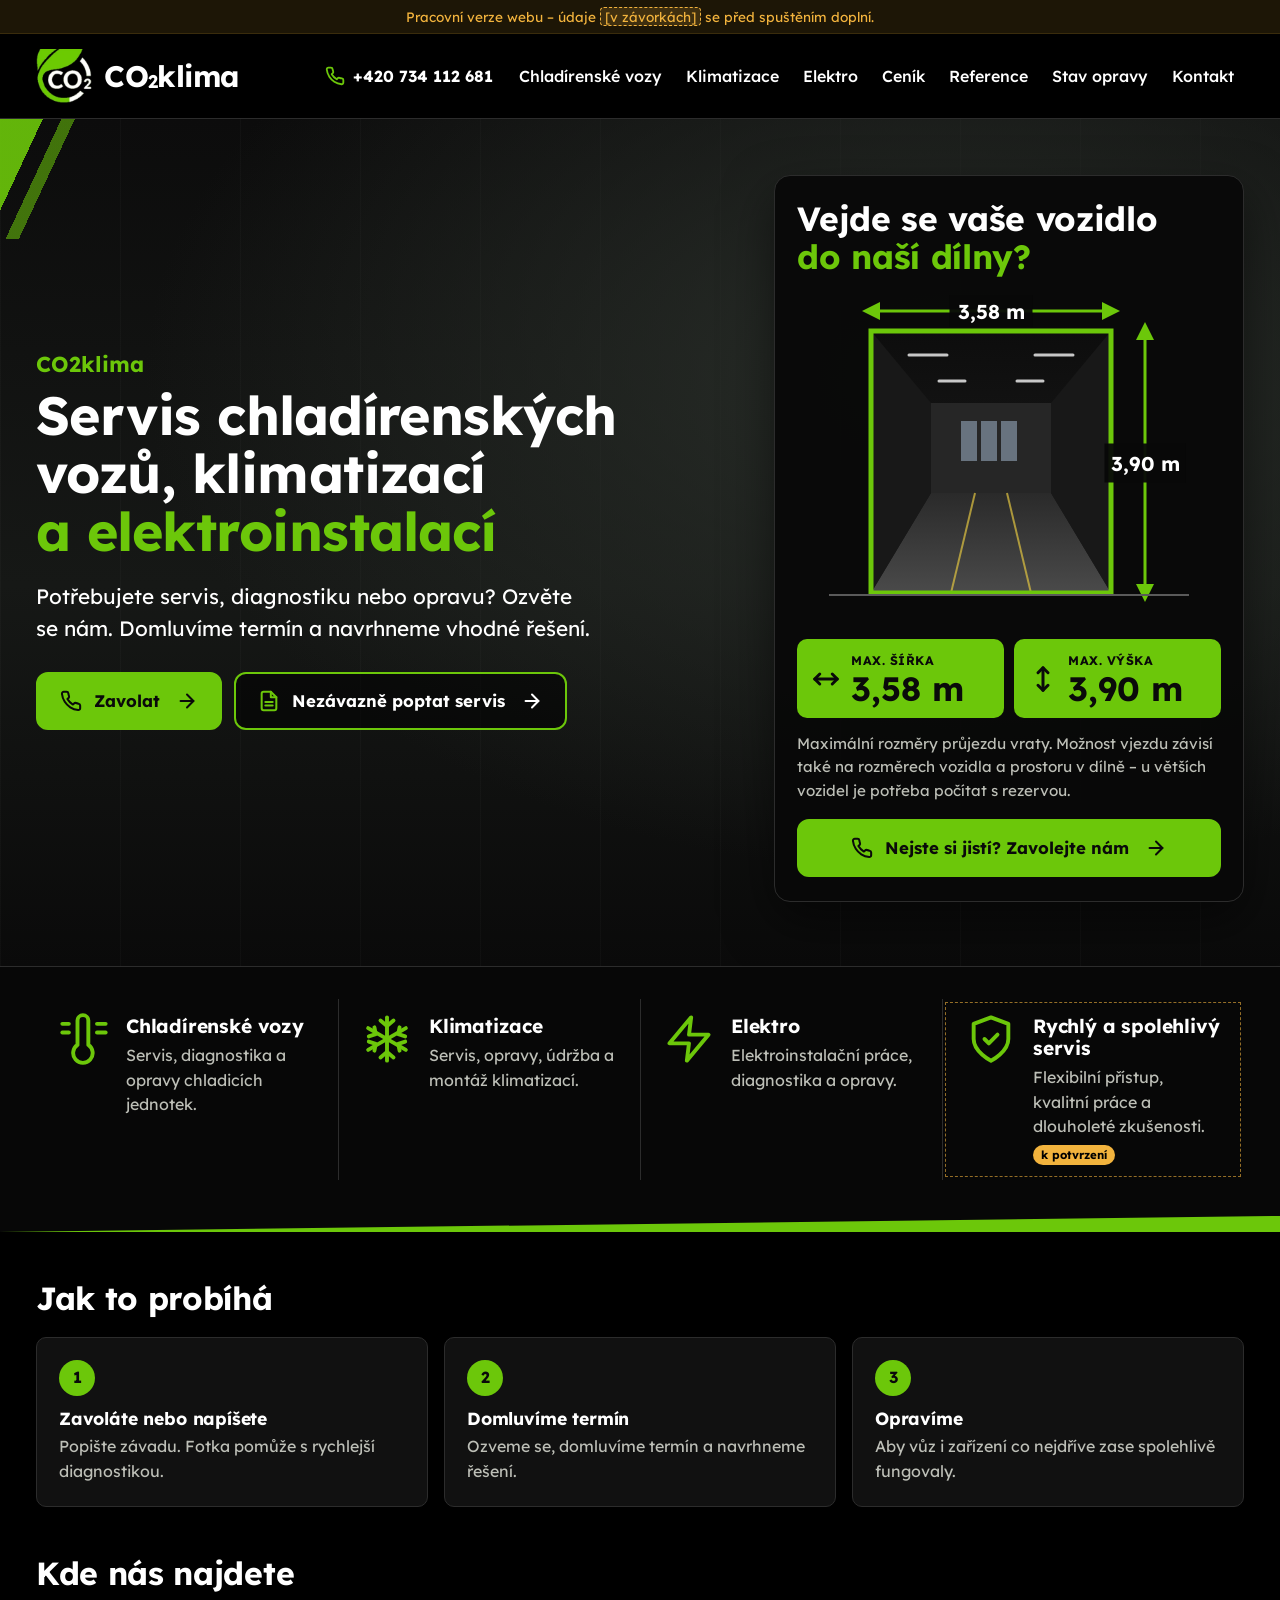
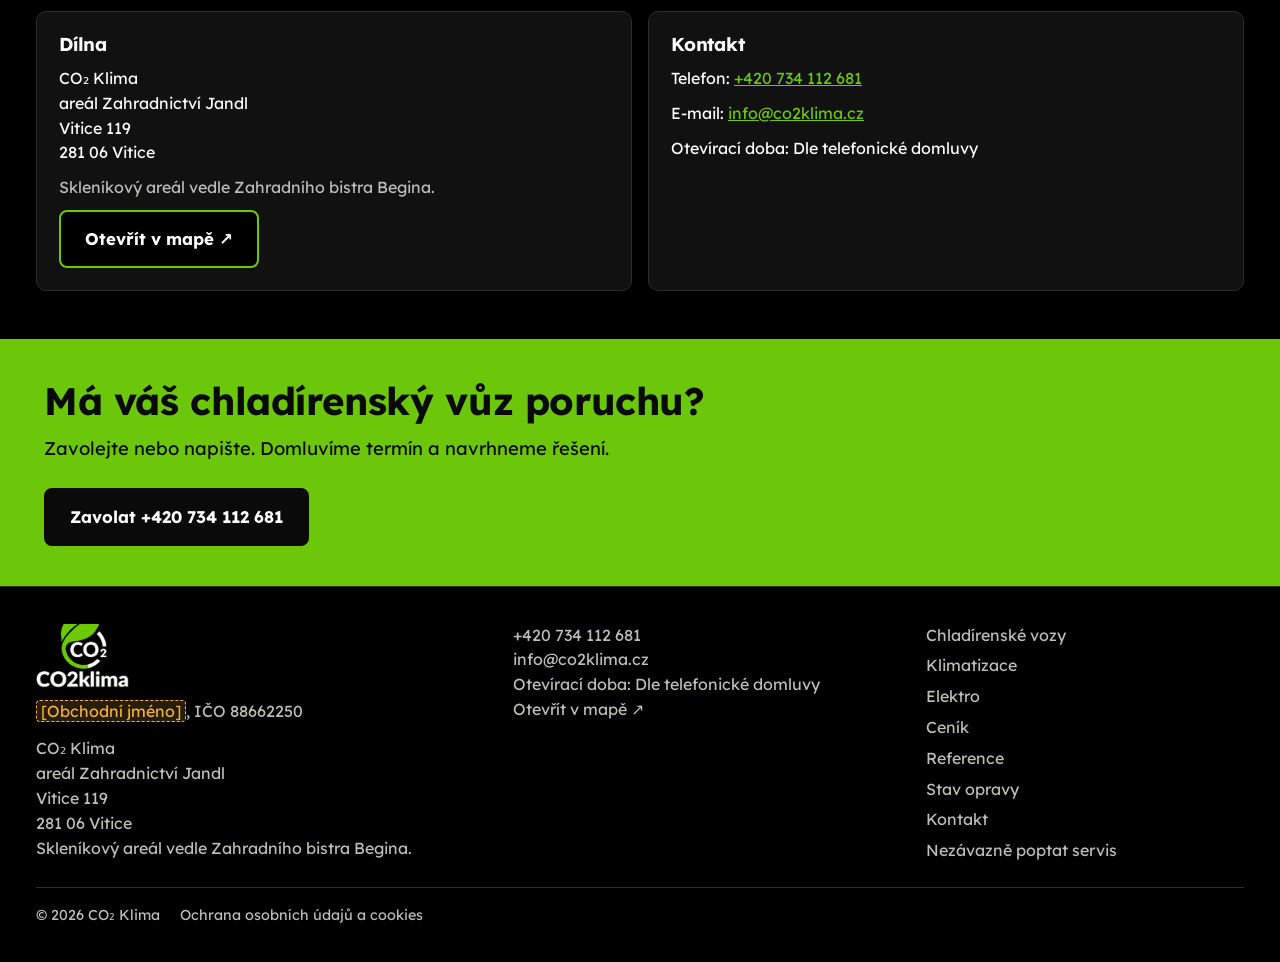
<file: index.html>
<!doctype html>
<html lang="cs">
<head>
  <meta charset="utf-8">
  <meta name="viewport" content="width=device-width, initial-scale=1">
  <title>CO₂ Klima – servis chladírenských vozů, klimatizací a elektroinstalací</title>
  <meta name="description" content="Servis chladicích jednotek chladírenských vozů, diagnostika závad, opravy a údržba. Klimatizace a elektroinstalace. Dílna Vitice 119, vrata 3,58 × 3,90 m.">
  <meta property="og:type" content="website">
  <meta property="og:locale" content="cs_CZ">
  <meta property="og:site_name" content="CO₂ Klima">
  <meta property="og:title" content="CO₂ Klima – servis chladírenských vozů, klimatizací a elektroinstalací">
  <meta property="og:description" content="Servis chladicích jednotek chladírenských vozů, diagnostika závad, opravy a údržba. Klimatizace a elektroinstalace. Dílna Vitice 119, vrata 3,58 × 3,90 m.">
  <meta name="theme-color" content="#000000">
  <meta name="referrer" content="strict-origin-when-cross-origin">
  <link rel="icon" href="img/znak.png">
  <link rel="preload" href="fonts/lexend-latin-wght-normal.woff2" as="font" type="font/woff2" crossorigin>
  <link rel="stylesheet" href="css/styl.css">
  <script type="application/ld+json">
{
  "@context": "https://schema.org",
  "@type": [
    "AutoRepair",
    "HVACBusiness"
  ],
  "name": "CO₂ Klima",
  "description": "Servis chladírenských vozů – servis chladicích jednotek, diagnostika závad, opravy a údržba. Klimatizace a elektro.",
  "telephone": "+420734112681",
  "email": "info@co2klima.cz",
  "address": {
    "@type": "PostalAddress",
    "streetAddress": "Vitice 119 (areál Zahradnictví Jandl)",
    "postalCode": "281 06",
    "addressLocality": "Vitice",
    "addressCountry": "CZ"
  },
  "identifier": {
    "@type": "PropertyValue",
    "propertyID": "IČO",
    "value": "88662250"
  }
}
  </script>
</head>
<body data-stranka="uvod">
  <a class="preskocit" href="#obsah">Přeskočit na obsah</a>
  <header id="hlavicka"></header>
  <main id="obsah">
    <section class="uvod-hero" data-uvod-hero>
      <div class="obal uvod-mrizka">
        <div class="uvod-obsah">
          <p class="nadtitul">CO2klima</p>
          <h1>Servis chladírenských vozů, klimatizací <span class="zelena">a elektroinstalací</span></h1>
          <p class="perex">Potřebujete servis, diagnostiku nebo opravu? Ozvěte se nám. Domluvíme termín a navrhneme vhodné řešení.</p>
          <div class="akce">
            <a class="tlacitko tlacitko-ikona" data-zavolat="kratce" href="tel:+420734112681" aria-label="Zavolat +420 734 112 681"><svg class="ikona" viewBox="0 0 24 24" aria-hidden="true"><path d="M22 16.92v3a2 2 0 0 1-2.18 2 19.79 19.79 0 0 1-8.63-3.07 19.5 19.5 0 0 1-6-6 19.79 19.79 0 0 1-3.07-8.67A2 2 0 0 1 4.11 2h3a2 2 0 0 1 2 1.72 12.84 12.84 0 0 0 .7 2.81 2 2 0 0 1-.45 2.11L8.09 9.91a16 16 0 0 0 6 6l1.27-1.27a2 2 0 0 1 2.11-.45 12.84 12.84 0 0 0 2.81.7A2 2 0 0 1 22 16.92z"/></svg><span>Zavolat</span><svg class="ikona sipka" viewBox="0 0 24 24" aria-hidden="true"><line x1="5" y1="12" x2="19" y2="12"/><polyline points="12 5 19 12 12 19"/></svg></a>
            <a class="tlacitko druhotne tlacitko-ikona" href="servis.html"><svg class="ikona" viewBox="0 0 24 24" aria-hidden="true"><path d="M14 2H6a2 2 0 0 0-2 2v16a2 2 0 0 0 2 2h12a2 2 0 0 0 2-2V8z"/><polyline points="14 2 14 8 20 8"/><line x1="16" y1="13" x2="8" y2="13"/><line x1="16" y1="17" x2="8" y2="17"/></svg><span>Nezávazně poptat servis</span><svg class="ikona sipka" viewBox="0 0 24 24" aria-hidden="true"><line x1="5" y1="12" x2="19" y2="12"/><polyline points="12 5 19 12 12 19"/></svg></a>
          </div>
        </div>
        <section class="vrata-karta" aria-labelledby="vrata-nadpis">
        <h2 id="vrata-nadpis">Vejde se vaše vozidlo <span class="zelena">do naší dílny?</span></h2>
        <figure class="vrata-nakres">
          <img data-vrata-obrazek src="img/vrata.svg" width="360" height="330" alt="Nákres vrat dílny: šířka 3,58 m, výška 3,90 m">
          <span class="kota kota-sirka" data-vrata-sirka>3,58 m</span>
          <span class="kota kota-vyska" data-vrata-vyska>3,90 m</span>
        </figure>
        <dl class="vrata-dlazdice">
          <div><svg class="ikona-dlazdice" viewBox="0 0 24 24" aria-hidden="true"><line x1="3" y1="12" x2="21" y2="12"/><polyline points="7 8 3 12 7 16"/><polyline points="17 8 21 12 17 16"/></svg><dt>Max. šířka</dt><dd data-vrata-sirka>3,58 m</dd></div>
          <div><svg class="ikona-dlazdice" viewBox="0 0 24 24" aria-hidden="true"><line x1="12" y1="3" x2="12" y2="21"/><polyline points="8 7 12 3 16 7"/><polyline points="8 17 12 21 16 17"/></svg><dt>Max. výška</dt><dd data-vrata-vyska>3,90 m</dd></div>
        </dl>
        <p class="vrata-poznamka">Maximální rozměry průjezdu vraty. Možnost vjezdu závisí také na rozměrech vozidla a prostoru v dílně – u větších vozidel je potřeba počítat s rezervou.</p>
        <a class="tlacitko tlacitko-ikona plna-sirka" data-zavolat="kratce" href="tel:+420734112681" aria-label="Zavolat +420 734 112 681"><svg class="ikona" viewBox="0 0 24 24" aria-hidden="true"><path d="M22 16.92v3a2 2 0 0 1-2.18 2 19.79 19.79 0 0 1-8.63-3.07 19.5 19.5 0 0 1-6-6 19.79 19.79 0 0 1-3.07-8.67A2 2 0 0 1 4.11 2h3a2 2 0 0 1 2 1.72 12.84 12.84 0 0 0 .7 2.81 2 2 0 0 1-.45 2.11L8.09 9.91a16 16 0 0 0 6 6l1.27-1.27a2 2 0 0 1 2.11-.45 12.84 12.84 0 0 0 2.81.7A2 2 0 0 1 22 16.92z"/></svg><span>Nejste si jistí? Zavolejte nám</span><svg class="ikona sipka" viewBox="0 0 24 24" aria-hidden="true"><line x1="5" y1="12" x2="19" y2="12"/><polyline points="12 5 19 12 12 19"/></svg></a>
      </section>
      </div>
    </section>

    <section class="pruh-sluzeb" aria-label="Služby">
      <div class="obal pruh-mrizka">
        <a class="pruh-polozka" href="chladirenske-vozy.html"><svg class="ikona-velka" viewBox="0 0 24 24" aria-hidden="true"><path d="M14 14.76V3.5a2.5 2.5 0 0 0-5 0v11.26a4.5 4.5 0 1 0 5 0z"/><line x1="18" y1="5" x2="22" y2="5"/><line x1="18" y1="9" x2="22" y2="9"/><line x1="2" y1="5" x2="5" y2="5"/><line x1="2" y1="9" x2="5" y2="9"/></svg><div><h3>Chladírenské vozy</h3><p>Servis, diagnostika a opravy chladicích jednotek.</p></div></a>
        <a class="pruh-polozka" href="klimatizace.html"><svg class="ikona-velka" viewBox="0 0 24 24" aria-hidden="true"><line x1="12" y1="2" x2="12" y2="22"/><line x1="3.3" y1="7" x2="20.7" y2="17"/><line x1="3.3" y1="17" x2="20.7" y2="7"/><polyline points="9 3.5 12 6 15 3.5"/><polyline points="9 20.5 12 18 15 20.5"/><polyline points="3.6 10.8 6.8 9.8 6.2 6.6"/><polyline points="20.4 13.2 17.2 14.2 17.8 17.4"/><polyline points="3.6 13.2 6.8 14.2 6.2 17.4"/><polyline points="20.4 10.8 17.2 9.8 17.8 6.6"/></svg><div><h3>Klimatizace</h3><p>Servis, opravy, údržba a montáž klimatizací.</p></div></a>
        <a class="pruh-polozka" href="elektro.html"><svg class="ikona-velka" viewBox="0 0 24 24" aria-hidden="true"><polygon points="13 2 3 14 12 14 11 22 21 10 12 10 13 2"/></svg><div><h3>Elektro</h3><p>Elektroinstalační práce, diagnostika a opravy.</p></div></a>
        <div data-vyhody></div>
      </div>
    </section>

    <div class="obal">
    <section class="sekce" aria-labelledby="postup-nadpis">
      <h2 id="postup-nadpis">Jak to probíhá</h2>
      <ol class="kroky">
        <li><h3>Zavoláte nebo napíšete</h3><p>Popište závadu. Fotka pomůže s rychlejší diagnostikou.</p></li>
        <li><h3>Domluvíme termín</h3><p>Ozveme se, domluvíme termín a navrhneme řešení.</p></li>
        <li><h3>Opravíme</h3><p>Aby vůz i zařízení co nejdříve zase spolehlivě fungovaly.</p></li>
      </ol>
    </section>

    <section class="sekce" aria-labelledby="adresa-nadpis">
      <h2 id="adresa-nadpis">Kde nás najdete</h2>
      <div class="adresa">
        <div class="karta-info">
          <h3>Dílna</h3>
          <p data-adresa>CO₂ Klima<br>areál Zahradnictví Jandl<br>Vitice 119<br>281 06 Vitice</p>
          <p class="tlumene" data-upresneni>Skleníkový areál vedle Zahradního bistra Begina.</p>
          <a class="tlacitko druhotne" data-mapa href="https://mapy.cz/zakladni?q=Vitice%20119%2C%20281%2006%20Vitice" target="_blank" rel="noopener">Otevřít v mapě ↗</a>
        </div>
        <div class="karta-info">
          <h3>Kontakt</h3>
          <p>Telefon: <span data-telefon><a href="tel:+420734112681">+420 734 112 681</a></span></p>
          <p>E-mail: <span data-email><a href="mailto:info@co2klima.cz">info@co2klima.cz</a></span></p>
          <p>Otevírací doba: <span data-oteviraci-doba>Dle telefonické domluvy</span></p>
        </div>
      </div>
    </section>
    </div>
  </main>
  <section class="panel-zeleny">
    <div class="obal">
      <h2>Má váš chladírenský vůz poruchu?</h2>
      <p>Zavolejte nebo napište. Domluvíme termín a navrhneme řešení.</p>
      <a class="tlacitko" data-zavolat href="tel:+420734112681">Zavolat +420 734 112 681</a>
    </div>
  </section>
  <footer id="paticka"></footer>
  <script src="js/config.js" defer></script>
  <script src="js/app.js" defer></script>
</body>
</html>
</file>
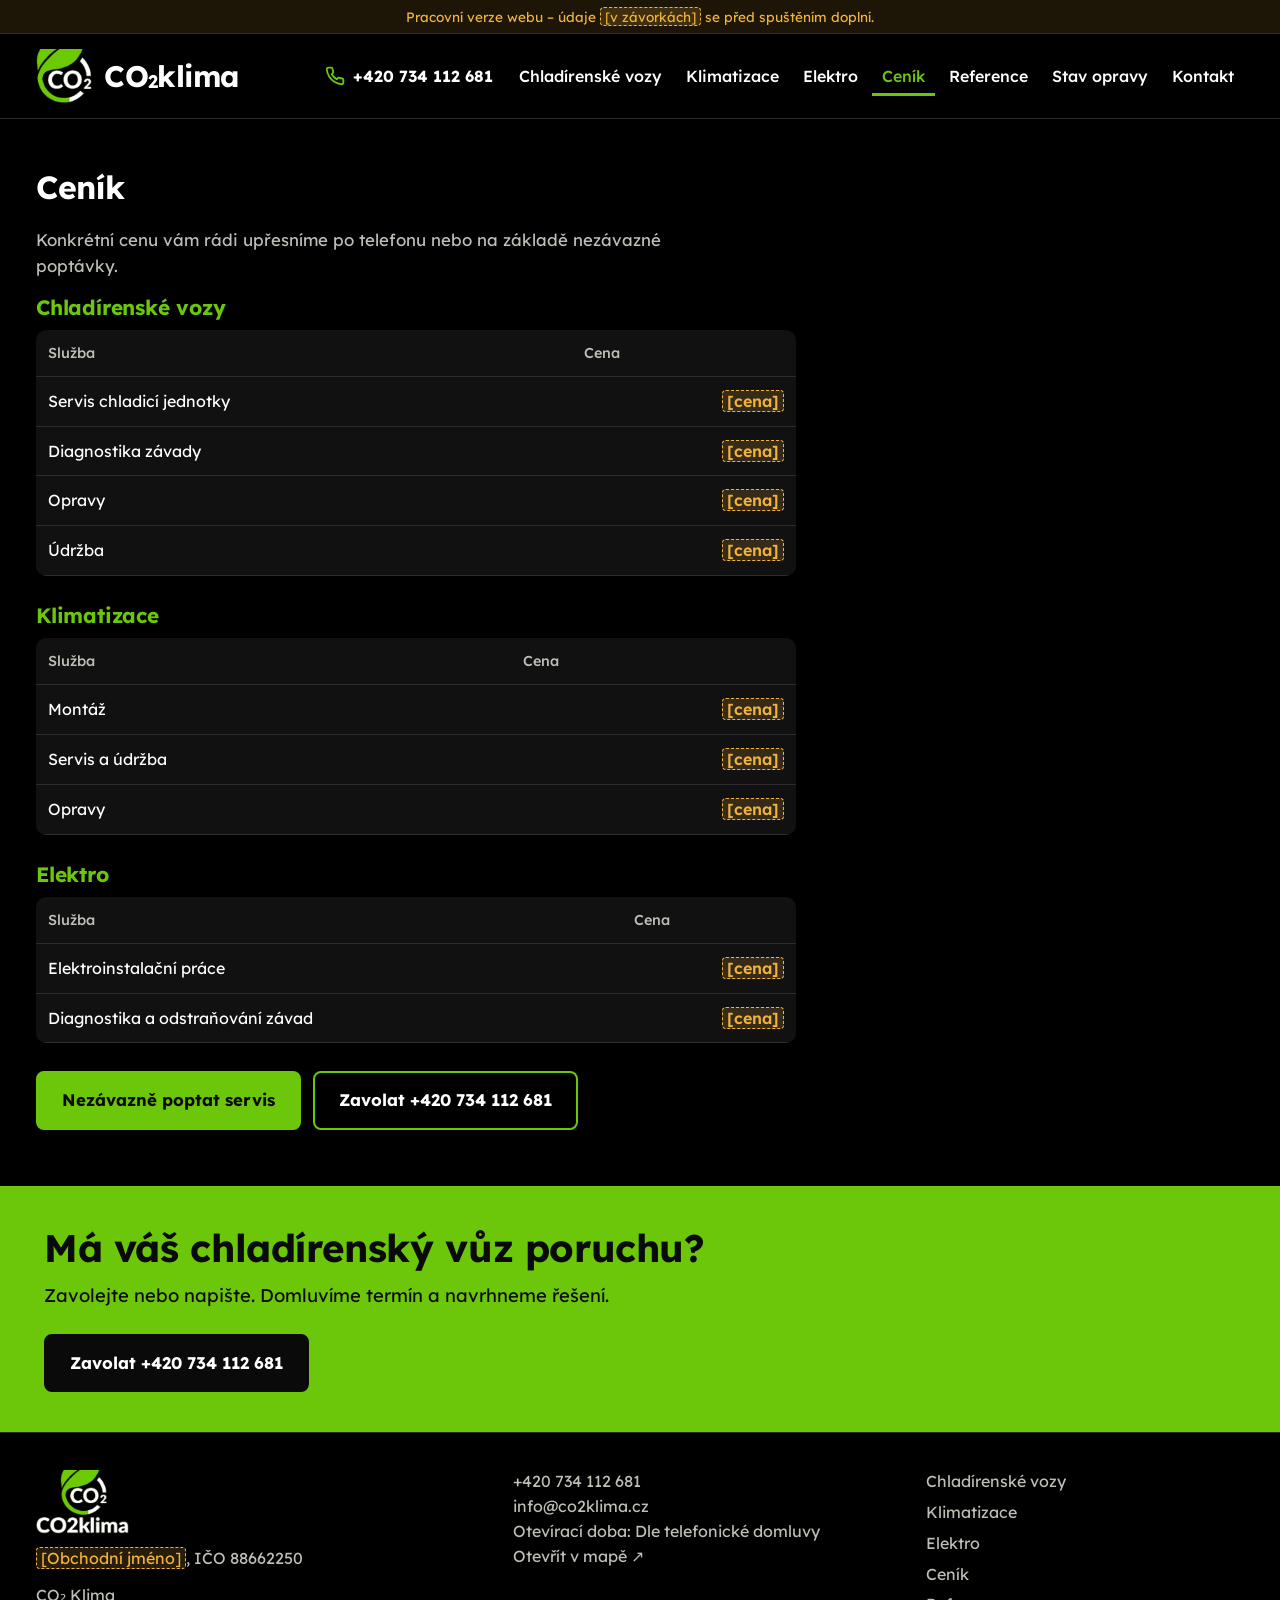
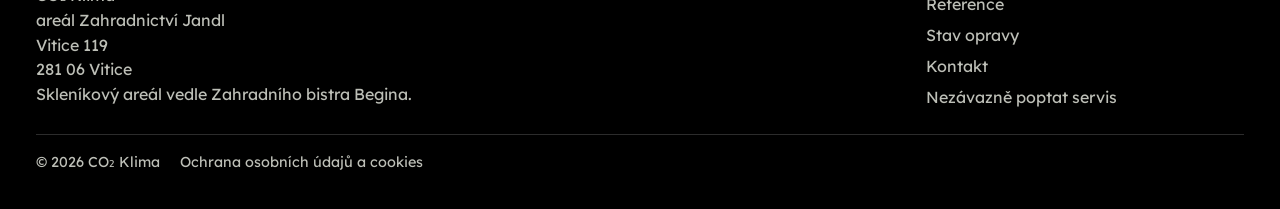
<file: cenik.html>
<!doctype html>
<html lang="cs">
<head>
  <meta charset="utf-8">
  <meta name="viewport" content="width=device-width, initial-scale=1">
  <title>Ceník – CO₂ Klima</title>
  <meta name="description" content="Ceník servisu chladírenských vozů, klimatizací a elektro – CO₂ Klima.">
  <meta property="og:type" content="website">
  <meta property="og:locale" content="cs_CZ">
  <meta property="og:site_name" content="CO₂ Klima">
  <meta property="og:title" content="Ceník – CO₂ Klima">
  <meta property="og:description" content="Ceník servisu chladírenských vozů, klimatizací a elektro – CO₂ Klima.">
  <meta name="theme-color" content="#000000">
  <meta name="referrer" content="strict-origin-when-cross-origin">
  <link rel="icon" href="img/znak.png">
  <link rel="preload" href="fonts/lexend-latin-wght-normal.woff2" as="font" type="font/woff2" crossorigin>
  <link rel="stylesheet" href="css/styl.css">
</head>
<body data-stranka="cenik">
  <a class="preskocit" href="#obsah">Přeskočit na obsah</a>
  <header id="hlavicka"></header>
  <main id="obsah" class="obal">
    <h1>Ceník</h1>
    <p class="uvod-text">Konkrétní cenu vám rádi upřesníme po telefonu nebo na základě nezávazné poptávky.</p>
    <div id="cenik"></div>
    <div class="akce">
      <a class="tlacitko" href="servis.html">Nezávazně poptat servis</a>
      <a class="tlacitko druhotne" data-zavolat href="tel:+420734112681">Zavolat +420 734 112 681</a>
    </div>
  </main>
  <section class="panel-zeleny">
    <div class="obal">
      <h2>Má váš chladírenský vůz poruchu?</h2>
      <p>Zavolejte nebo napište. Domluvíme termín a navrhneme řešení.</p>
      <a class="tlacitko" data-zavolat href="tel:+420734112681">Zavolat +420 734 112 681</a>
    </div>
  </section>
  <footer id="paticka"></footer>
  <script src="js/config.js" defer></script>
  <script src="js/app.js" defer></script>
</body>
</html>
</file>
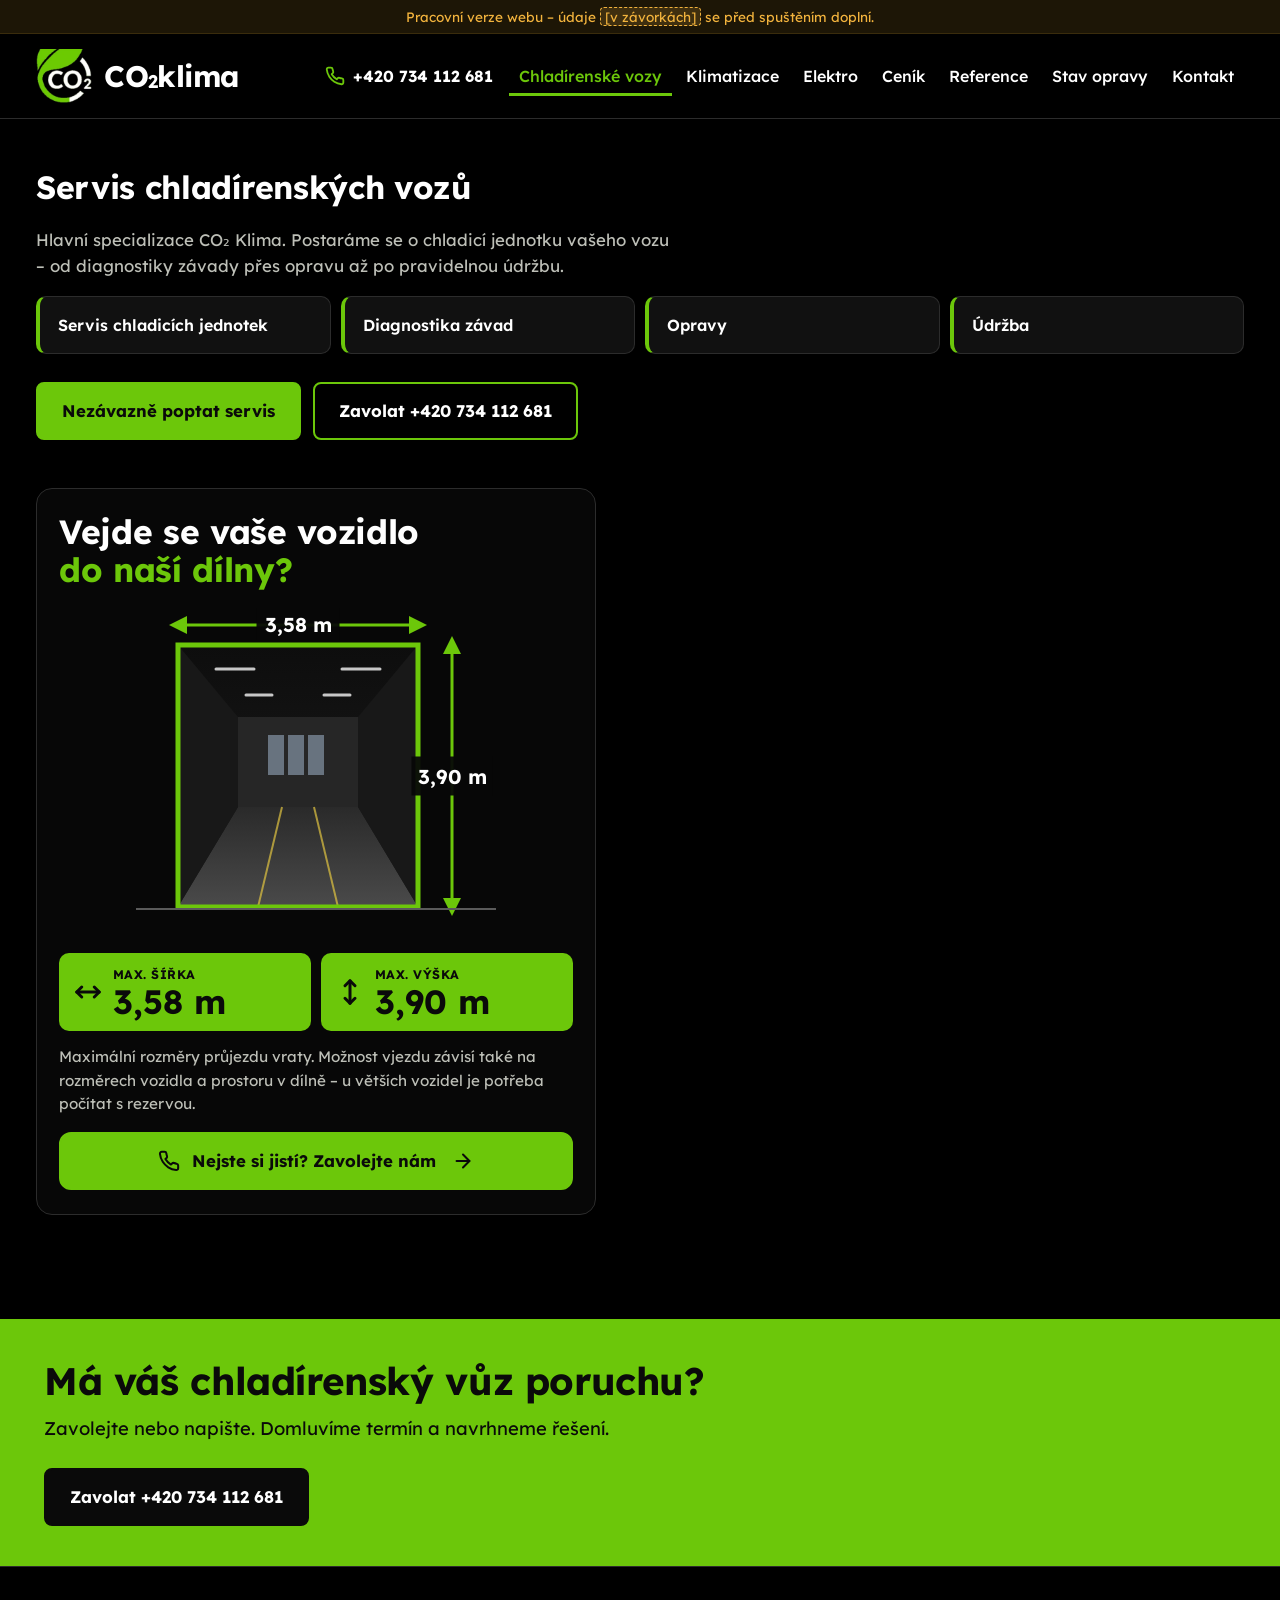
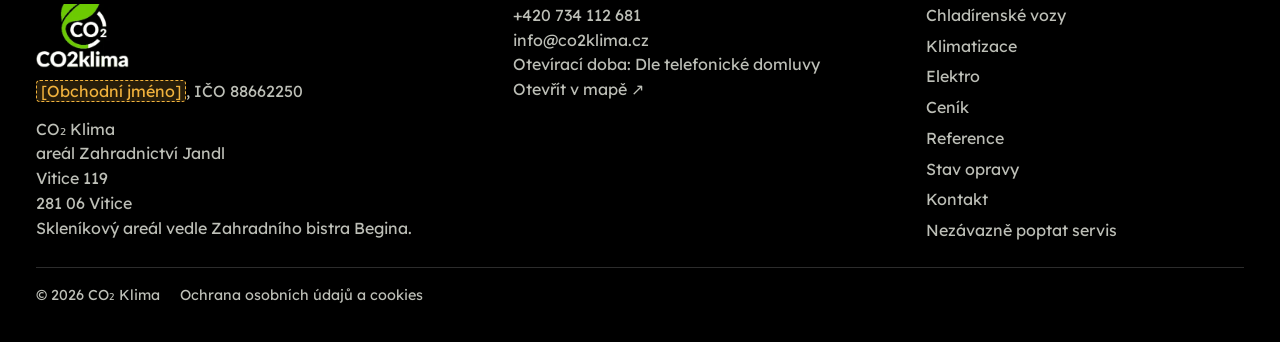
<file: chladirenske-vozy.html>
<!doctype html>
<html lang="cs">
<head>
  <meta charset="utf-8">
  <meta name="viewport" content="width=device-width, initial-scale=1">
  <title>Servis chladírenských vozů – CO₂ Klima</title>
  <meta name="description" content="Servis chladicích jednotek chladírenských vozů: diagnostika závad, opravy a údržba. Dílna ve Viticích, vrata 3,58 × 3,90 m.">
  <meta property="og:type" content="website">
  <meta property="og:locale" content="cs_CZ">
  <meta property="og:site_name" content="CO₂ Klima">
  <meta property="og:title" content="Servis chladírenských vozů – CO₂ Klima">
  <meta property="og:description" content="Servis chladicích jednotek chladírenských vozů: diagnostika závad, opravy a údržba. Dílna ve Viticích, vrata 3,58 × 3,90 m.">
  <meta name="theme-color" content="#000000">
  <meta name="referrer" content="strict-origin-when-cross-origin">
  <link rel="icon" href="img/znak.png">
  <link rel="preload" href="fonts/lexend-latin-wght-normal.woff2" as="font" type="font/woff2" crossorigin>
  <link rel="stylesheet" href="css/styl.css">
</head>
<body data-stranka="vozy">
  <a class="preskocit" href="#obsah">Přeskočit na obsah</a>
  <header id="hlavicka"></header>
  <main id="obsah" class="obal">
    <h1>Servis chladírenských vozů</h1>
    <p class="uvod-text">Hlavní specializace CO₂ Klima. Postaráme se o chladicí jednotku vašeho vozu – od diagnostiky závady přes opravu až po pravidelnou údržbu.</p>
    <ul class="seznam-sluzeb">
      <li>Servis chladicích jednotek</li>
      <li>Diagnostika závad</li>
      <li>Opravy</li>
      <li>Údržba</li>
    </ul>
    <div class="akce">
      <a class="tlacitko" href="servis.html?sluzba=vozy">Nezávazně poptat servis</a>
      <a class="tlacitko druhotne" data-zavolat href="tel:+420734112681">Zavolat +420 734 112 681</a>
    </div>

    <div class="sekce vrata-samostatne">
      <section class="vrata-karta" aria-labelledby="vrata-nadpis">
        <h2 id="vrata-nadpis">Vejde se vaše vozidlo <span class="zelena">do naší dílny?</span></h2>
        <figure class="vrata-nakres">
          <img data-vrata-obrazek src="img/vrata.svg" width="360" height="330" alt="Nákres vrat dílny: šířka 3,58 m, výška 3,90 m">
          <span class="kota kota-sirka" data-vrata-sirka>3,58 m</span>
          <span class="kota kota-vyska" data-vrata-vyska>3,90 m</span>
        </figure>
        <dl class="vrata-dlazdice">
          <div><svg class="ikona-dlazdice" viewBox="0 0 24 24" aria-hidden="true"><line x1="3" y1="12" x2="21" y2="12"/><polyline points="7 8 3 12 7 16"/><polyline points="17 8 21 12 17 16"/></svg><dt>Max. šířka</dt><dd data-vrata-sirka>3,58 m</dd></div>
          <div><svg class="ikona-dlazdice" viewBox="0 0 24 24" aria-hidden="true"><line x1="12" y1="3" x2="12" y2="21"/><polyline points="8 7 12 3 16 7"/><polyline points="8 17 12 21 16 17"/></svg><dt>Max. výška</dt><dd data-vrata-vyska>3,90 m</dd></div>
        </dl>
        <p class="vrata-poznamka">Maximální rozměry průjezdu vraty. Možnost vjezdu závisí také na rozměrech vozidla a prostoru v dílně – u větších vozidel je potřeba počítat s rezervou.</p>
        <a class="tlacitko tlacitko-ikona plna-sirka" data-zavolat="kratce" href="tel:+420734112681" aria-label="Zavolat +420 734 112 681"><svg class="ikona" viewBox="0 0 24 24" aria-hidden="true"><path d="M22 16.92v3a2 2 0 0 1-2.18 2 19.79 19.79 0 0 1-8.63-3.07 19.5 19.5 0 0 1-6-6 19.79 19.79 0 0 1-3.07-8.67A2 2 0 0 1 4.11 2h3a2 2 0 0 1 2 1.72 12.84 12.84 0 0 0 .7 2.81 2 2 0 0 1-.45 2.11L8.09 9.91a16 16 0 0 0 6 6l1.27-1.27a2 2 0 0 1 2.11-.45 12.84 12.84 0 0 0 2.81.7A2 2 0 0 1 22 16.92z"/></svg><span>Nejste si jistí? Zavolejte nám</span><svg class="ikona sipka" viewBox="0 0 24 24" aria-hidden="true"><line x1="5" y1="12" x2="19" y2="12"/><polyline points="12 5 19 12 12 19"/></svg></a>
      </section>
    </div>
  </main>
  <section class="panel-zeleny">
    <div class="obal">
      <h2>Má váš chladírenský vůz poruchu?</h2>
      <p>Zavolejte nebo napište. Domluvíme termín a navrhneme řešení.</p>
      <a class="tlacitko" data-zavolat href="tel:+420734112681">Zavolat +420 734 112 681</a>
    </div>
  </section>
  <footer id="paticka"></footer>
  <script src="js/config.js" defer></script>
  <script src="js/app.js" defer></script>
</body>
</html>
</file>
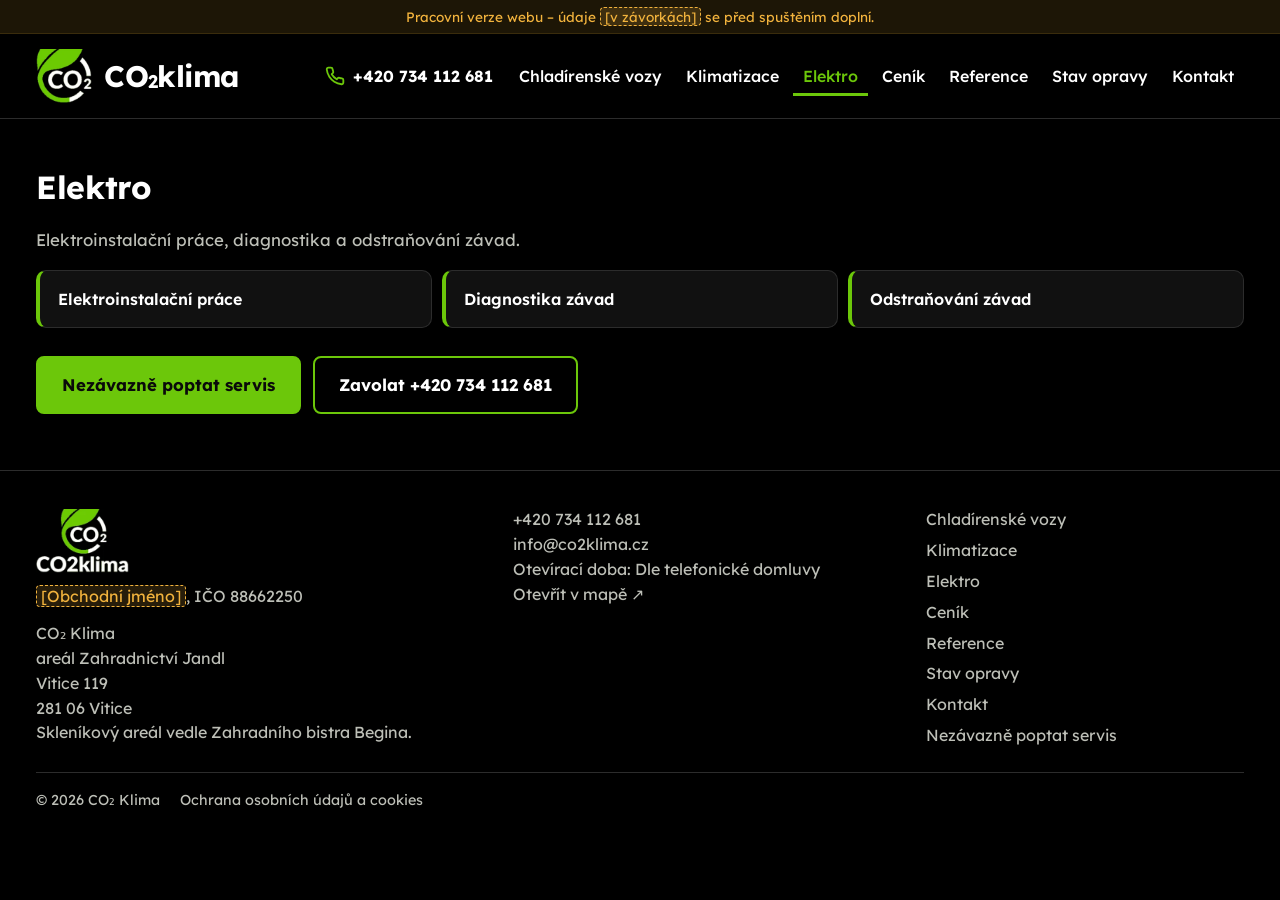
<file: elektro.html>
<!doctype html>
<html lang="cs">
<head>
  <meta charset="utf-8">
  <meta name="viewport" content="width=device-width, initial-scale=1">
  <title>Elektro – elektroinstalace a odstraňování závad – CO₂ Klima</title>
  <meta name="description" content="Elektroinstalační práce, diagnostika a odstraňování závad – CO₂ Klima, Vitice.">
  <meta property="og:type" content="website">
  <meta property="og:locale" content="cs_CZ">
  <meta property="og:site_name" content="CO₂ Klima">
  <meta property="og:title" content="Elektro – elektroinstalace a odstraňování závad – CO₂ Klima">
  <meta property="og:description" content="Elektroinstalační práce, diagnostika a odstraňování závad – CO₂ Klima, Vitice.">
  <meta name="theme-color" content="#000000">
  <meta name="referrer" content="strict-origin-when-cross-origin">
  <link rel="icon" href="img/znak.png">
  <link rel="preload" href="fonts/lexend-latin-wght-normal.woff2" as="font" type="font/woff2" crossorigin>
  <link rel="stylesheet" href="css/styl.css">
</head>
<body data-stranka="elektro">
  <a class="preskocit" href="#obsah">Přeskočit na obsah</a>
  <header id="hlavicka"></header>
  <main id="obsah" class="obal">
    <h1>Elektro</h1>
    <p class="uvod-text">Elektroinstalační práce, diagnostika a odstraňování závad.</p>
    <ul class="seznam-sluzeb">
      <li>Elektroinstalační práce</li>
      <li>Diagnostika závad</li>
      <li>Odstraňování závad</li>
    </ul>
    <div class="akce">
      <a class="tlacitko" href="servis.html?sluzba=elektro">Nezávazně poptat servis</a>
      <a class="tlacitko druhotne" data-zavolat href="tel:+420734112681">Zavolat +420 734 112 681</a>
    </div>
  </main>
  <footer id="paticka"></footer>
  <script src="js/config.js" defer></script>
  <script src="js/app.js" defer></script>
</body>
</html>
</file>
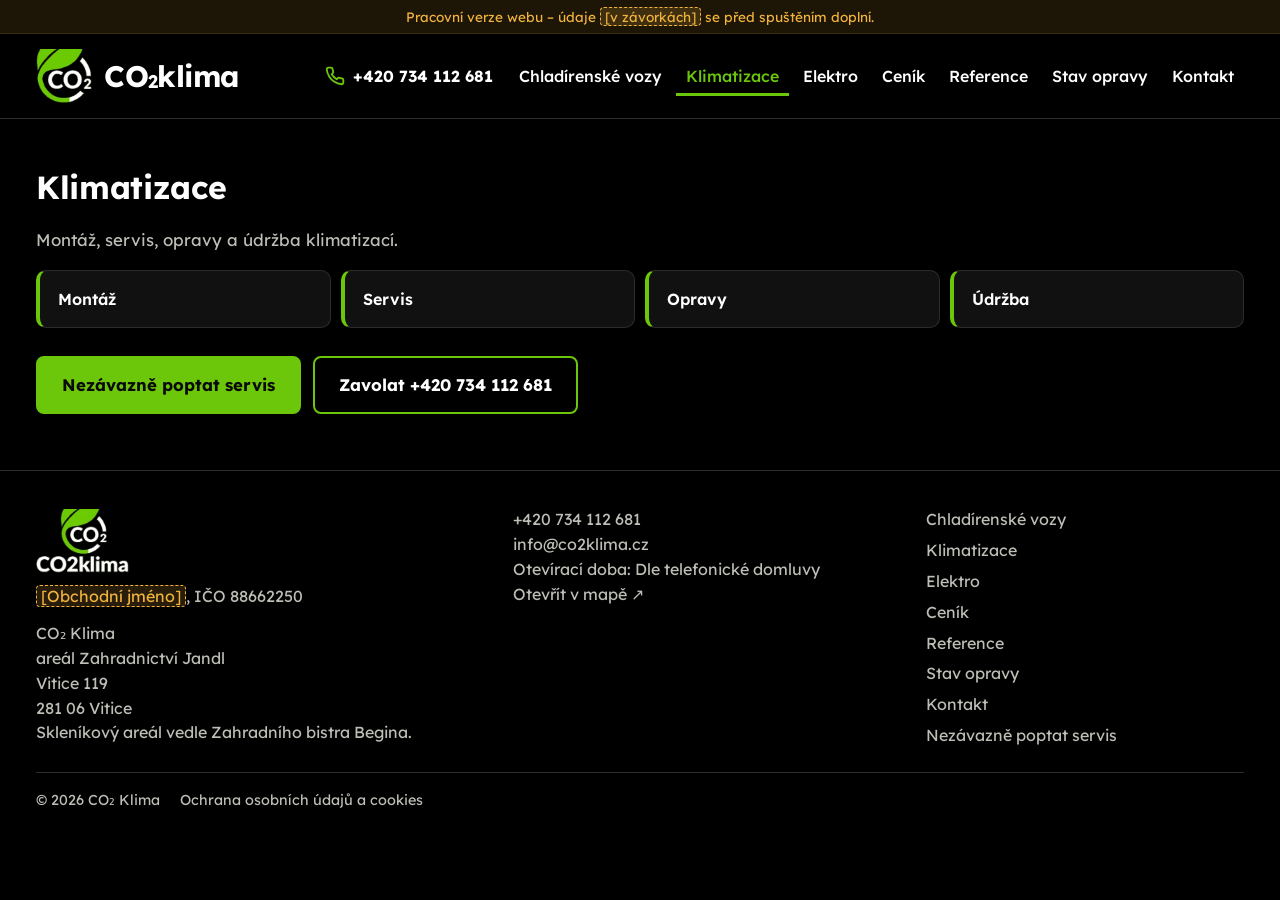
<file: klimatizace.html>
<!doctype html>
<html lang="cs">
<head>
  <meta charset="utf-8">
  <meta name="viewport" content="width=device-width, initial-scale=1">
  <title>Klimatizace – montáž, servis a opravy – CO₂ Klima</title>
  <meta name="description" content="Montáž, servis, opravy a údržba klimatizací – CO₂ Klima, Vitice.">
  <meta property="og:type" content="website">
  <meta property="og:locale" content="cs_CZ">
  <meta property="og:site_name" content="CO₂ Klima">
  <meta property="og:title" content="Klimatizace – montáž, servis a opravy – CO₂ Klima">
  <meta property="og:description" content="Montáž, servis, opravy a údržba klimatizací – CO₂ Klima, Vitice.">
  <meta name="theme-color" content="#000000">
  <meta name="referrer" content="strict-origin-when-cross-origin">
  <link rel="icon" href="img/znak.png">
  <link rel="preload" href="fonts/lexend-latin-wght-normal.woff2" as="font" type="font/woff2" crossorigin>
  <link rel="stylesheet" href="css/styl.css">
</head>
<body data-stranka="klimatizace">
  <a class="preskocit" href="#obsah">Přeskočit na obsah</a>
  <header id="hlavicka"></header>
  <main id="obsah" class="obal">
    <h1>Klimatizace</h1>
    <p class="uvod-text">Montáž, servis, opravy a údržba klimatizací.</p>
    <ul class="seznam-sluzeb">
      <li>Montáž</li>
      <li>Servis</li>
      <li>Opravy</li>
      <li>Údržba</li>
    </ul>
    <div class="akce">
      <a class="tlacitko" href="servis.html?sluzba=klimatizace">Nezávazně poptat servis</a>
      <a class="tlacitko druhotne" data-zavolat href="tel:+420734112681">Zavolat +420 734 112 681</a>
    </div>
  </main>
  <footer id="paticka"></footer>
  <script src="js/config.js" defer></script>
  <script src="js/app.js" defer></script>
</body>
</html>
</file>
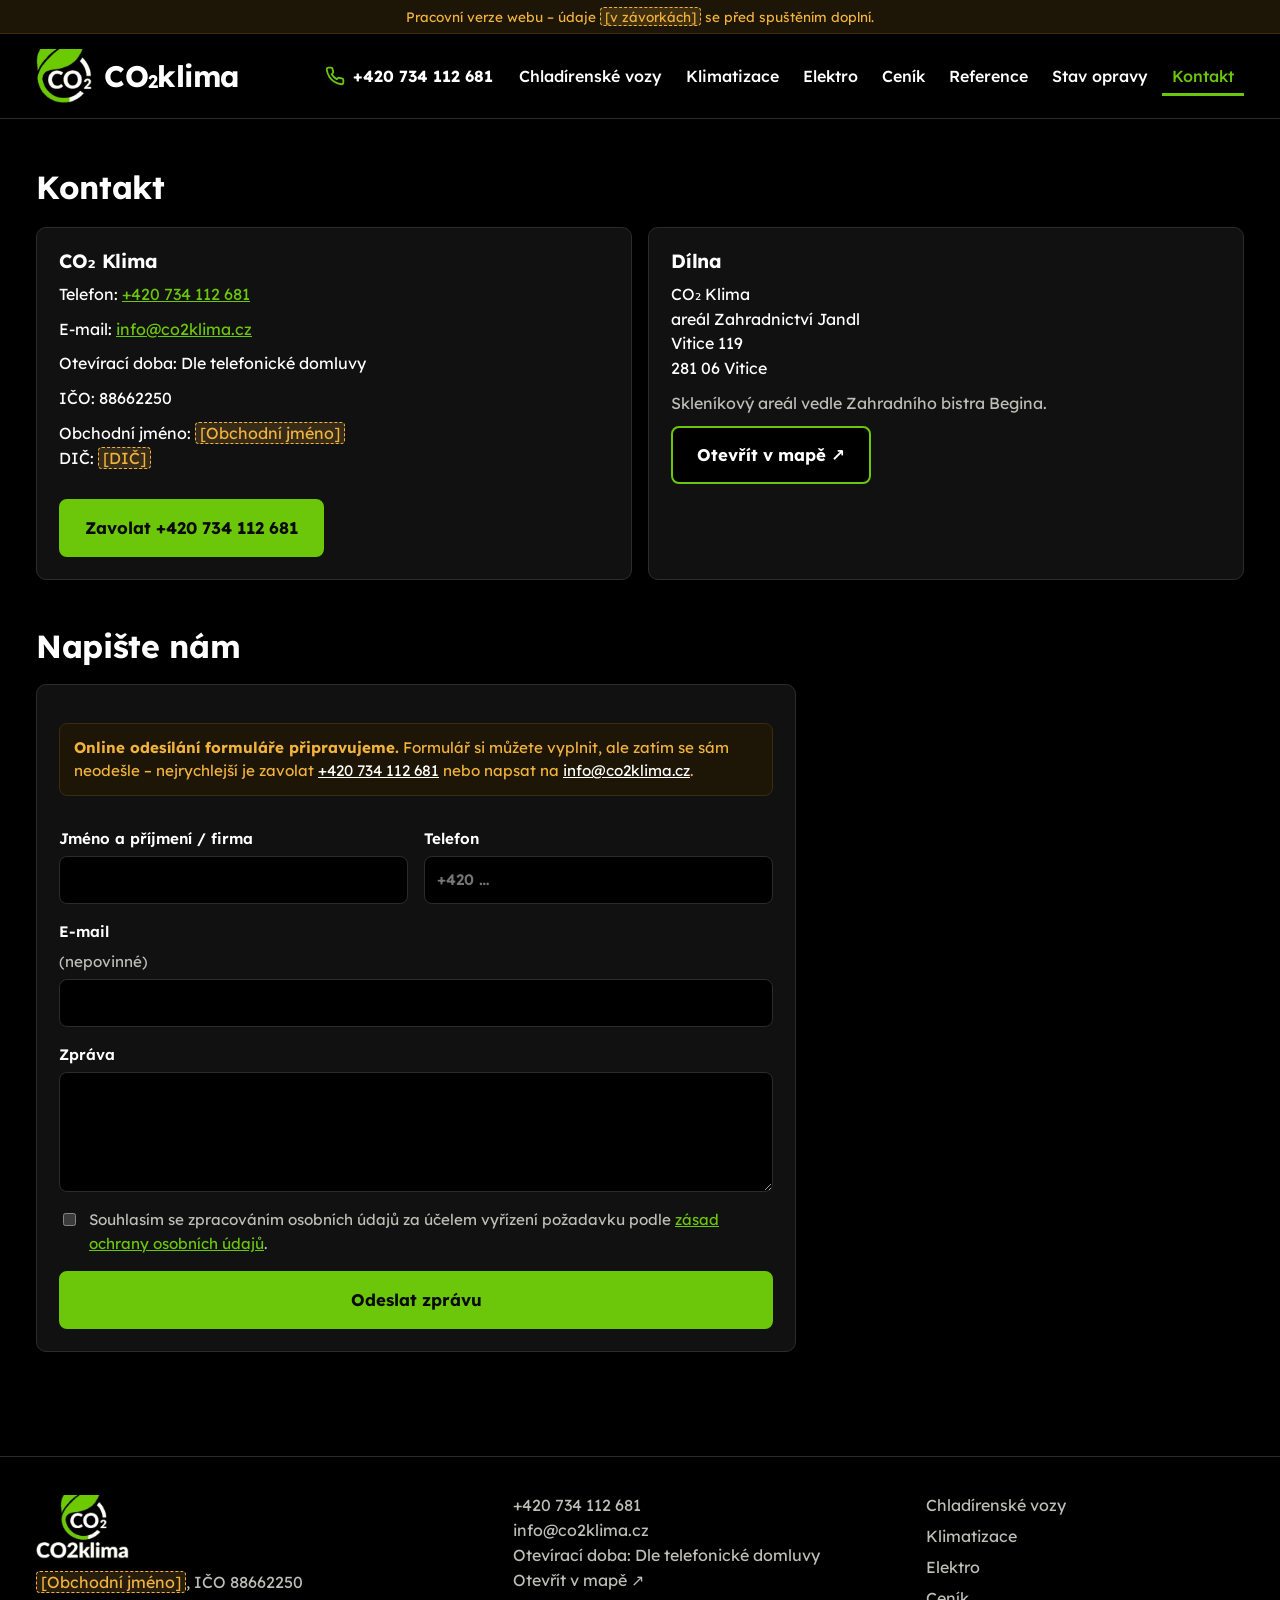
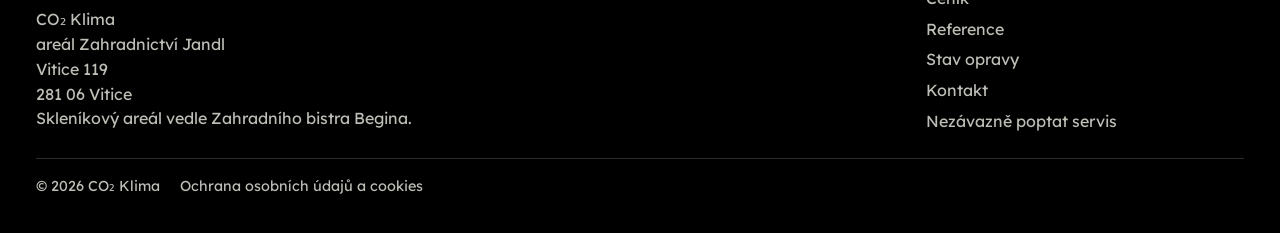
<file: kontakt.html>
<!doctype html>
<html lang="cs">
<head>
  <meta charset="utf-8">
  <meta name="viewport" content="width=device-width, initial-scale=1">
  <title>Kontakt – CO₂ Klima, Vitice 119</title>
  <meta name="description" content="Kontakt na CO₂ Klima: telefon +420 734 112 681, info@co2klima.cz, dílna Vitice 119, 281 06 Vitice.">
  <meta property="og:type" content="website">
  <meta property="og:locale" content="cs_CZ">
  <meta property="og:site_name" content="CO₂ Klima">
  <meta property="og:title" content="Kontakt – CO₂ Klima, Vitice 119">
  <meta property="og:description" content="Kontakt na CO₂ Klima: telefon +420 734 112 681, info@co2klima.cz, dílna Vitice 119, 281 06 Vitice.">
  <meta name="theme-color" content="#000000">
  <meta name="referrer" content="strict-origin-when-cross-origin">
  <link rel="icon" href="img/znak.png">
  <link rel="preload" href="fonts/lexend-latin-wght-normal.woff2" as="font" type="font/woff2" crossorigin>
  <link rel="stylesheet" href="css/styl.css">
  <script type="application/ld+json">
{
  "@context": "https://schema.org",
  "@type": [
    "AutoRepair",
    "HVACBusiness"
  ],
  "name": "CO₂ Klima",
  "description": "Servis chladírenských vozů – servis chladicích jednotek, diagnostika závad, opravy a údržba. Klimatizace a elektro.",
  "telephone": "+420734112681",
  "email": "info@co2klima.cz",
  "address": {
    "@type": "PostalAddress",
    "streetAddress": "Vitice 119 (areál Zahradnictví Jandl)",
    "postalCode": "281 06",
    "addressLocality": "Vitice",
    "addressCountry": "CZ"
  },
  "identifier": {
    "@type": "PropertyValue",
    "propertyID": "IČO",
    "value": "88662250"
  }
}
  </script>
</head>
<body data-stranka="kontakt">
  <a class="preskocit" href="#obsah">Přeskočit na obsah</a>
  <header id="hlavicka"></header>
  <main id="obsah" class="obal">
    <h1>Kontakt</h1>
    <div class="adresa">
      <div class="karta-info">
        <h2 class="h3">CO₂ Klima</h2>
        <p>Telefon: <span data-telefon><a href="tel:+420734112681">+420 734 112 681</a></span></p>
        <p>E-mail: <span data-email><a href="mailto:info@co2klima.cz">info@co2klima.cz</a></span></p>
        <p>Otevírací doba: <span data-oteviraci-doba>Dle telefonické domluvy</span></p>
        <p>IČO: <span data-firma="ico">88662250</span></p>
        <p data-jen-pracovni>Obchodní jméno: <span data-firma="nazev"></span><br>DIČ: <span data-firma="dic"></span></p>
        <div class="akce"><a class="tlacitko" data-zavolat href="tel:+420734112681">Zavolat +420 734 112 681</a></div>
      </div>
      <div class="karta-info">
        <h2 class="h3">Dílna</h2>
        <p data-adresa>CO₂ Klima<br>areál Zahradnictví Jandl<br>Vitice 119<br>281 06 Vitice</p>
        <p class="tlumene" data-upresneni>Skleníkový areál vedle Zahradního bistra Begina.</p>
        <a class="tlacitko druhotne" data-mapa href="https://mapy.cz/zakladni?q=Vitice%20119%2C%20281%2006%20Vitice" target="_blank" rel="noopener">Otevřít v mapě ↗</a>
      </div>
    </div>

    <section class="sekce" aria-labelledby="napiste-nadpis">
      <h2 id="napiste-nadpis">Napište nám</h2>
      <form class="formular" data-formular="kontakt" data-predmet="Zpráva z webu CO₂ Klima">
      <p class="stav-napojeni" data-stav-napojeni hidden></p>
        <div class="radek">
          <label>Jméno a příjmení / firma<input name="jmeno" required autocomplete="name" maxlength="120"></label>
          <label>Telefon<input name="telefon" type="tel" required autocomplete="tel" inputmode="tel" maxlength="20" placeholder="+420 …"></label>
        </div>
        <label>E-mail <span class="nepovinne">(nepovinné)</span><input name="email" type="email" autocomplete="email" maxlength="120"></label>
        <label>Zpráva<textarea name="zprava" required maxlength="3000"></textarea></label>
      <label class="zaskrt"><input type="checkbox" name="souhlas" value="ano" required> <span>Souhlasím se zpracováním osobních údajů za účelem vyřízení požadavku podle <a href="zasady-ochrany-osobnich-udaju.html" target="_blank">zásad ochrany osobních údajů</a>.</span></label>
      <p class="souhrn-chyb" role="alert" hidden></p>
      <button class="tlacitko" type="submit">Odeslat zprávu</button>
      <div class="stav" role="status" aria-live="polite"></div>
      </form>
    </section>
  </main>
  <footer id="paticka"></footer>
  <script src="js/config.js" defer></script>
  <script src="js/app.js" defer></script>
</body>
</html>
</file>
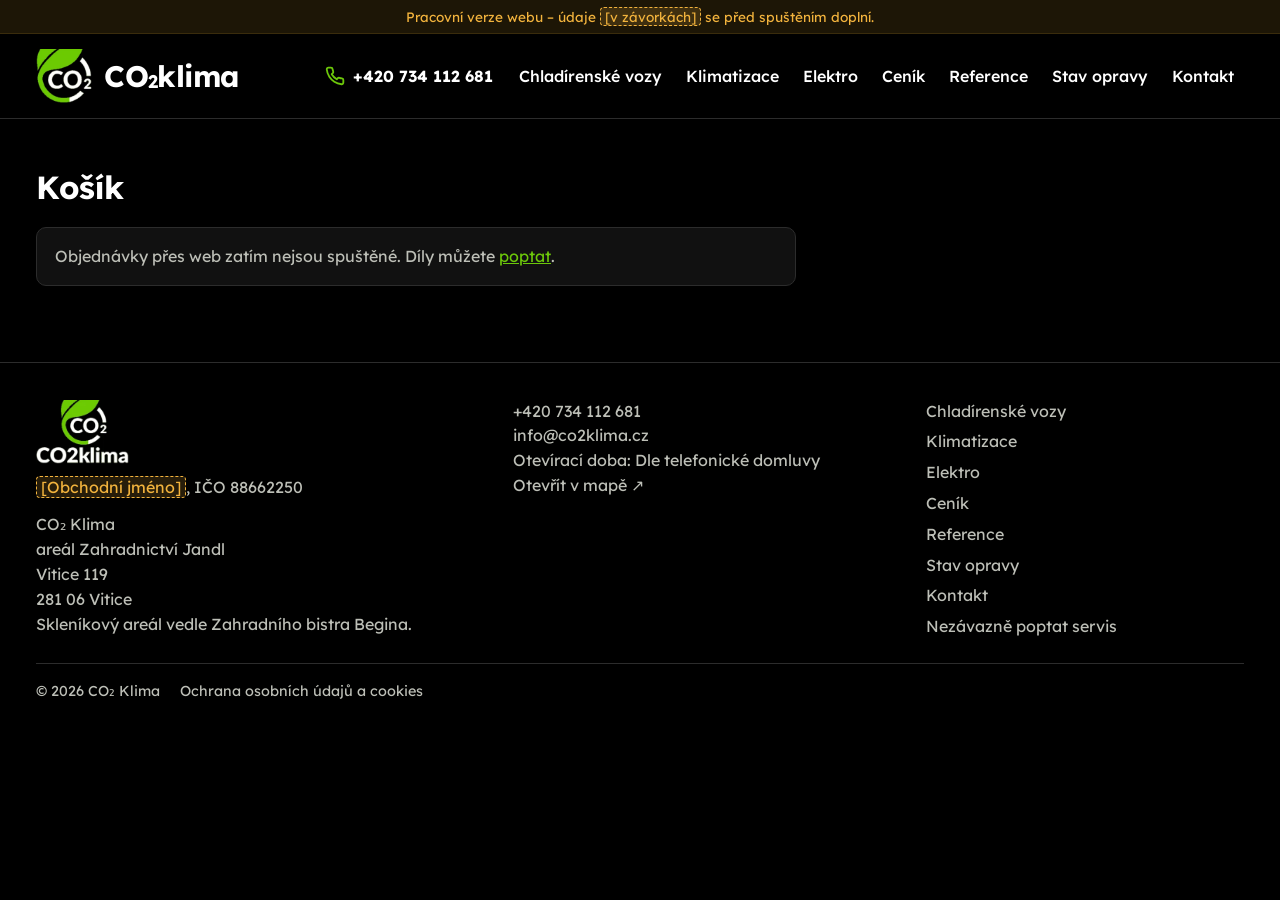
<file: kosik.html>
<!doctype html>
<html lang="cs">
<head>
  <meta charset="utf-8">
  <meta name="viewport" content="width=device-width, initial-scale=1">
  <title>Košík – CO₂ Klima</title>
  <meta name="description" content="Košík – CO₂ Klima.">
  <meta property="og:type" content="website">
  <meta property="og:locale" content="cs_CZ">
  <meta property="og:site_name" content="CO₂ Klima">
  <meta property="og:title" content="Košík – CO₂ Klima">
  <meta property="og:description" content="Košík – CO₂ Klima.">
  <meta name="theme-color" content="#000000">
  <meta name="referrer" content="strict-origin-when-cross-origin">
  <link rel="icon" href="img/znak.png">
  <link rel="preload" href="fonts/lexend-latin-wght-normal.woff2" as="font" type="font/woff2" crossorigin>
  <link rel="stylesheet" href="css/styl.css">
</head>
<body data-stranka="kosik">
  <a class="preskocit" href="#obsah">Přeskočit na obsah</a>
  <header id="hlavicka"></header>
  <main id="obsah" class="obal">
    <h1>Košík</h1>
    <div id="kosik"></div>
    <form id="objednavka" class="formular" data-formular="objednavka" data-predmet="Objednávka z webu CO₂ Klima" hidden>
      <p class="stav-napojeni" data-stav-napojeni hidden></p>
      <input type="hidden" name="polozky">
      <fieldset>
        <legend>Kontakt na vás</legend>
        <div class="radek">
          <label>Jméno a příjmení / firma<input name="jmeno" required autocomplete="name" maxlength="120"></label>
          <label>Telefon<input name="telefon" type="tel" required autocomplete="tel" inputmode="tel" maxlength="20" placeholder="+420 …"></label>
        </div>
        <div class="radek">
          <label>E-mail <span class="nepovinne">(nepovinné)</span><input name="email" type="email" autocomplete="email" maxlength="120"></label>
          <label>IČO <span class="nepovinne">(nepovinné)</span><input name="ico" inputmode="numeric" maxlength="12"></label>
        </div>
      </fieldset>
      <label>Poznámka <span class="nepovinne">(nepovinné)</span><textarea name="poznamka" maxlength="3000"></textarea></label>
      <label class="zaskrt"><input type="checkbox" name="souhlas" value="ano" required> <span>Souhlasím se zpracováním osobních údajů za účelem vyřízení požadavku podle <a href="zasady-ochrany-osobnich-udaju.html" target="_blank">zásad ochrany osobních údajů</a>.</span></label>
      <p class="souhrn-chyb" role="alert" hidden></p>
      <button class="tlacitko" type="submit">Odeslat objednávku</button>
      <div class="stav" role="status" aria-live="polite"></div>
    </form>
  </main>
  <footer id="paticka"></footer>
  <script src="js/config.js" defer></script>
  <script src="js/produkty.js" defer></script>
  <script src="js/app.js" defer></script>
</body>
</html>
</file>
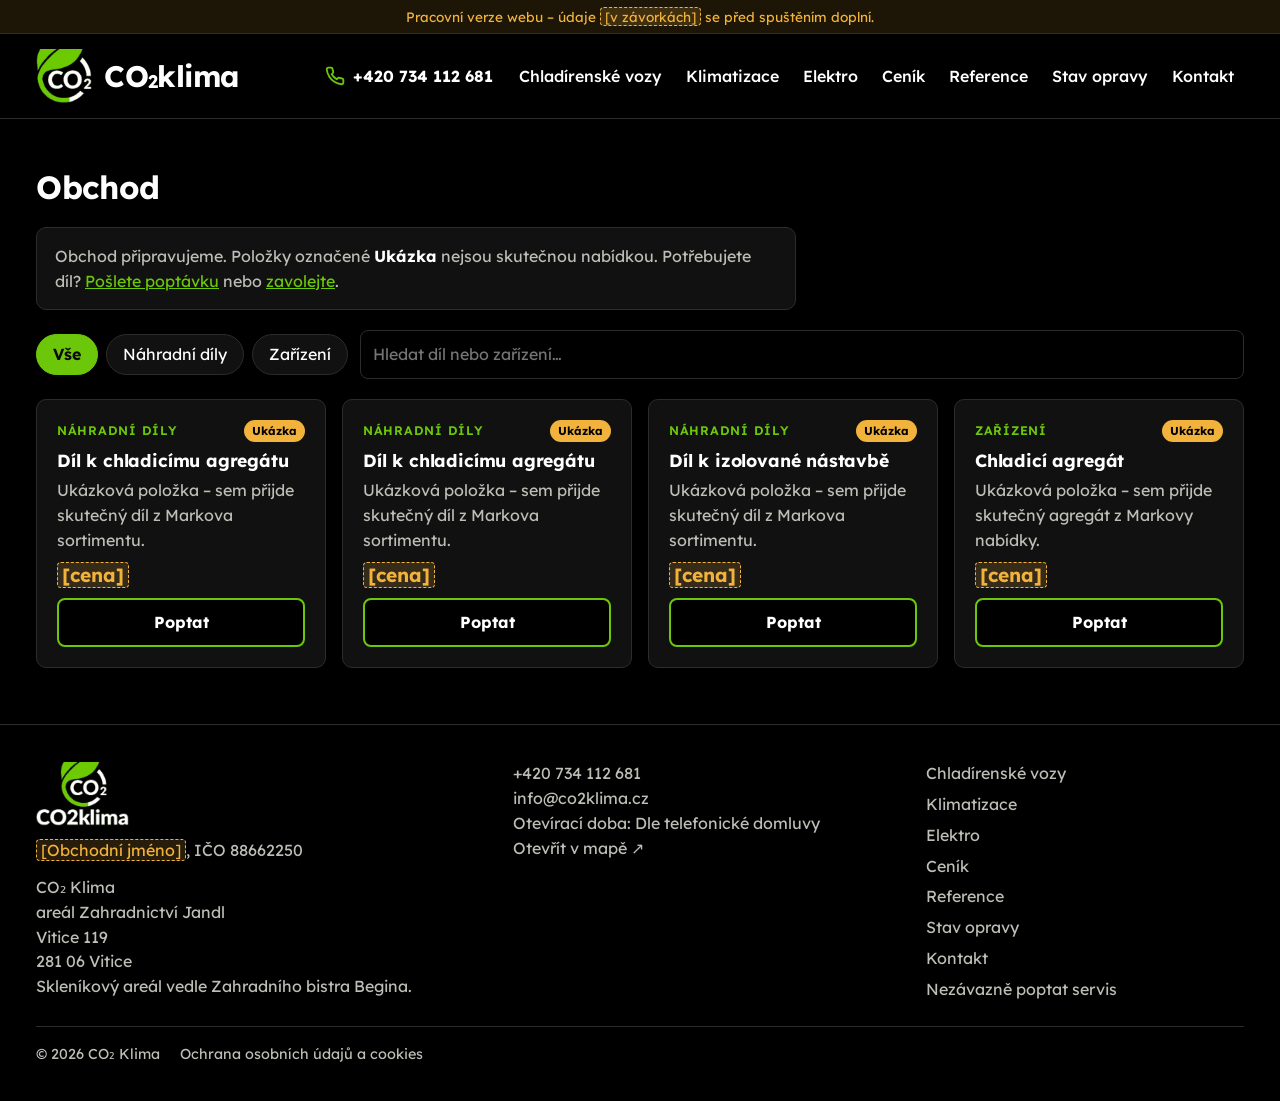
<file: obchod.html>
<!doctype html>
<html lang="cs">
<head>
  <meta charset="utf-8">
  <meta name="viewport" content="width=device-width, initial-scale=1">
  <title>Obchod – CO₂ Klima</title>
  <meta name="description" content="Náhradní díly a zařízení – CO₂ Klima.">
  <meta property="og:type" content="website">
  <meta property="og:locale" content="cs_CZ">
  <meta property="og:site_name" content="CO₂ Klima">
  <meta property="og:title" content="Obchod – CO₂ Klima">
  <meta property="og:description" content="Náhradní díly a zařízení – CO₂ Klima.">
  <meta name="theme-color" content="#000000">
  <meta name="referrer" content="strict-origin-when-cross-origin">
  <link rel="icon" href="img/znak.png">
  <link rel="preload" href="fonts/lexend-latin-wght-normal.woff2" as="font" type="font/woff2" crossorigin>
  <link rel="stylesheet" href="css/styl.css">
</head>
<body data-stranka="obchod">
  <a class="preskocit" href="#obsah">Přeskočit na obsah</a>
  <header id="hlavicka"></header>
  <main id="obsah" class="obal">
    <h1>Obchod</h1>
    <p id="obchod-info" class="info" hidden></p>
    <div class="nastroje">
      <div id="filtry" class="filtry"></div>
      <input id="hledat" type="search" placeholder="Hledat díl nebo zařízení…" aria-label="Hledat">
    </div>
    <div id="katalog" class="mrizka"></div>
  </main>
  <footer id="paticka"></footer>
  <script src="js/config.js" defer></script>
  <script src="js/produkty.js" defer></script>
  <script src="js/app.js" defer></script>
</body>
</html>
</file>
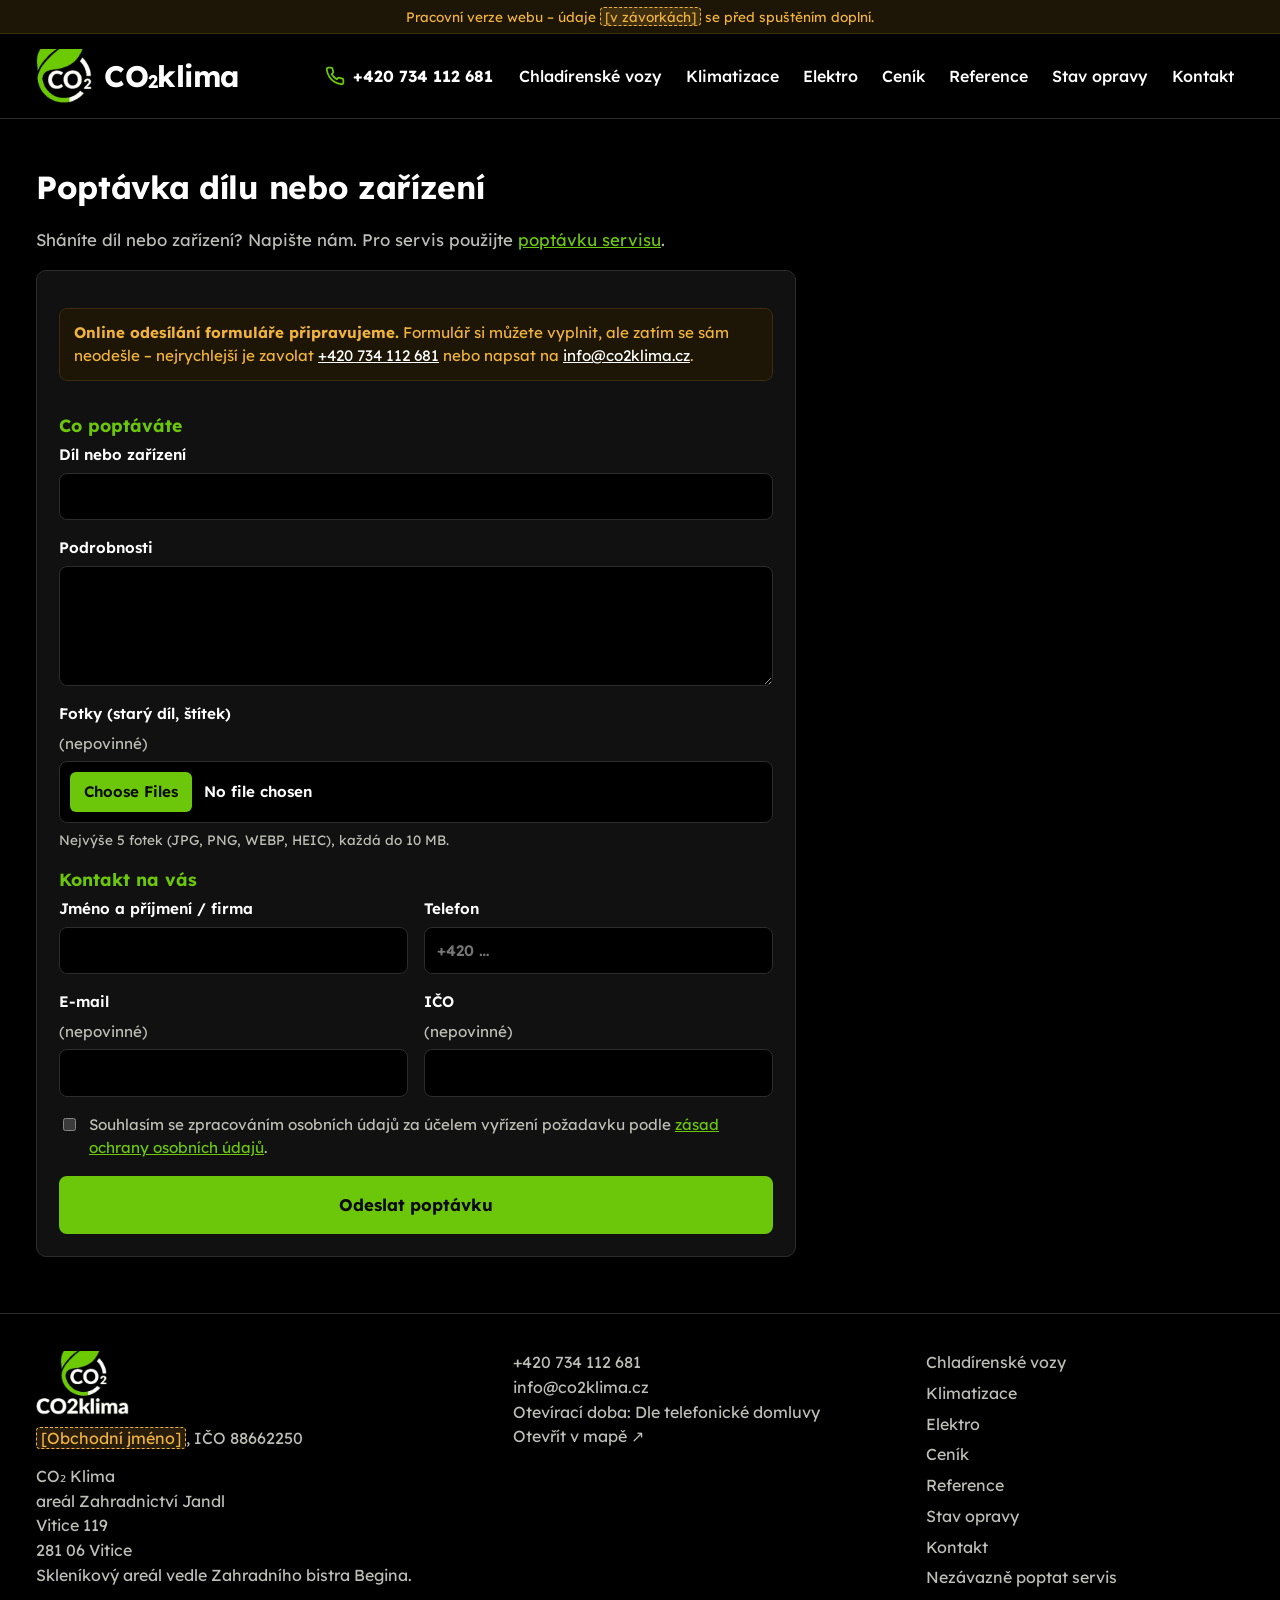
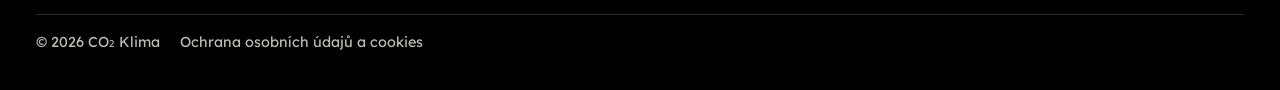
<file: poptavka.html>
<!doctype html>
<html lang="cs">
<head>
  <meta charset="utf-8">
  <meta name="viewport" content="width=device-width, initial-scale=1">
  <title>Poptávka dílu – CO₂ Klima</title>
  <meta name="description" content="Poptávka náhradního dílu nebo zařízení – CO₂ Klima.">
  <meta property="og:type" content="website">
  <meta property="og:locale" content="cs_CZ">
  <meta property="og:site_name" content="CO₂ Klima">
  <meta property="og:title" content="Poptávka dílu – CO₂ Klima">
  <meta property="og:description" content="Poptávka náhradního dílu nebo zařízení – CO₂ Klima.">
  <meta name="theme-color" content="#000000">
  <meta name="referrer" content="strict-origin-when-cross-origin">
  <link rel="icon" href="img/znak.png">
  <link rel="preload" href="fonts/lexend-latin-wght-normal.woff2" as="font" type="font/woff2" crossorigin>
  <link rel="stylesheet" href="css/styl.css">
</head>
<body data-stranka="poptavka">
  <a class="preskocit" href="#obsah">Přeskočit na obsah</a>
  <header id="hlavicka"></header>
  <main id="obsah" class="obal">
    <h1>Poptávka dílu nebo zařízení</h1>
    <p class="uvod-text">Sháníte díl nebo zařízení? Napište nám. Pro servis použijte <a href="servis.html">poptávku servisu</a>.</p>
    <form id="poptavka" class="formular" data-formular="poptavka" data-predmet="Poptávka dílu z webu CO₂ Klima">
      <p class="stav-napojeni" data-stav-napojeni hidden></p>
      <fieldset>
        <legend>Co poptáváte</legend>
        <label>Díl nebo zařízení<input name="predmet" required maxlength="160"></label>
        <label>Podrobnosti<textarea name="popis" required maxlength="3000"></textarea></label>
        <label>Fotky (starý díl, štítek) <span class="nepovinne">(nepovinné)</span>
          <input type="file" name="fotky" accept="image/jpeg,image/png,image/webp,image/heic,image/heif,.heic,.heif" multiple>
          <span class="napoveda" data-limit-fotek>Nejvýše 5 fotek, každá do 10 MB.</span>
        </label>
        <div class="nahledy" aria-live="polite"></div>
      </fieldset>
      <fieldset>
        <legend>Kontakt na vás</legend>
        <div class="radek">
          <label>Jméno a příjmení / firma<input name="jmeno" required autocomplete="name" maxlength="120"></label>
          <label>Telefon<input name="telefon" type="tel" required autocomplete="tel" inputmode="tel" maxlength="20" placeholder="+420 …"></label>
        </div>
        <div class="radek">
          <label>E-mail <span class="nepovinne">(nepovinné)</span><input name="email" type="email" autocomplete="email" maxlength="120"></label>
          <label>IČO <span class="nepovinne">(nepovinné)</span><input name="ico" inputmode="numeric" maxlength="12"></label>
        </div>
      </fieldset>
      <label class="zaskrt"><input type="checkbox" name="souhlas" value="ano" required> <span>Souhlasím se zpracováním osobních údajů za účelem vyřízení požadavku podle <a href="zasady-ochrany-osobnich-udaju.html" target="_blank">zásad ochrany osobních údajů</a>.</span></label>
      <p class="souhrn-chyb" role="alert" hidden></p>
      <button class="tlacitko" type="submit">Odeslat poptávku</button>
      <div class="stav" role="status" aria-live="polite"></div>
    </form>
  </main>
  <footer id="paticka"></footer>
  <script src="js/config.js" defer></script>
  <script src="js/produkty.js" defer></script>
  <script src="js/app.js" defer></script>
</body>
</html>
</file>
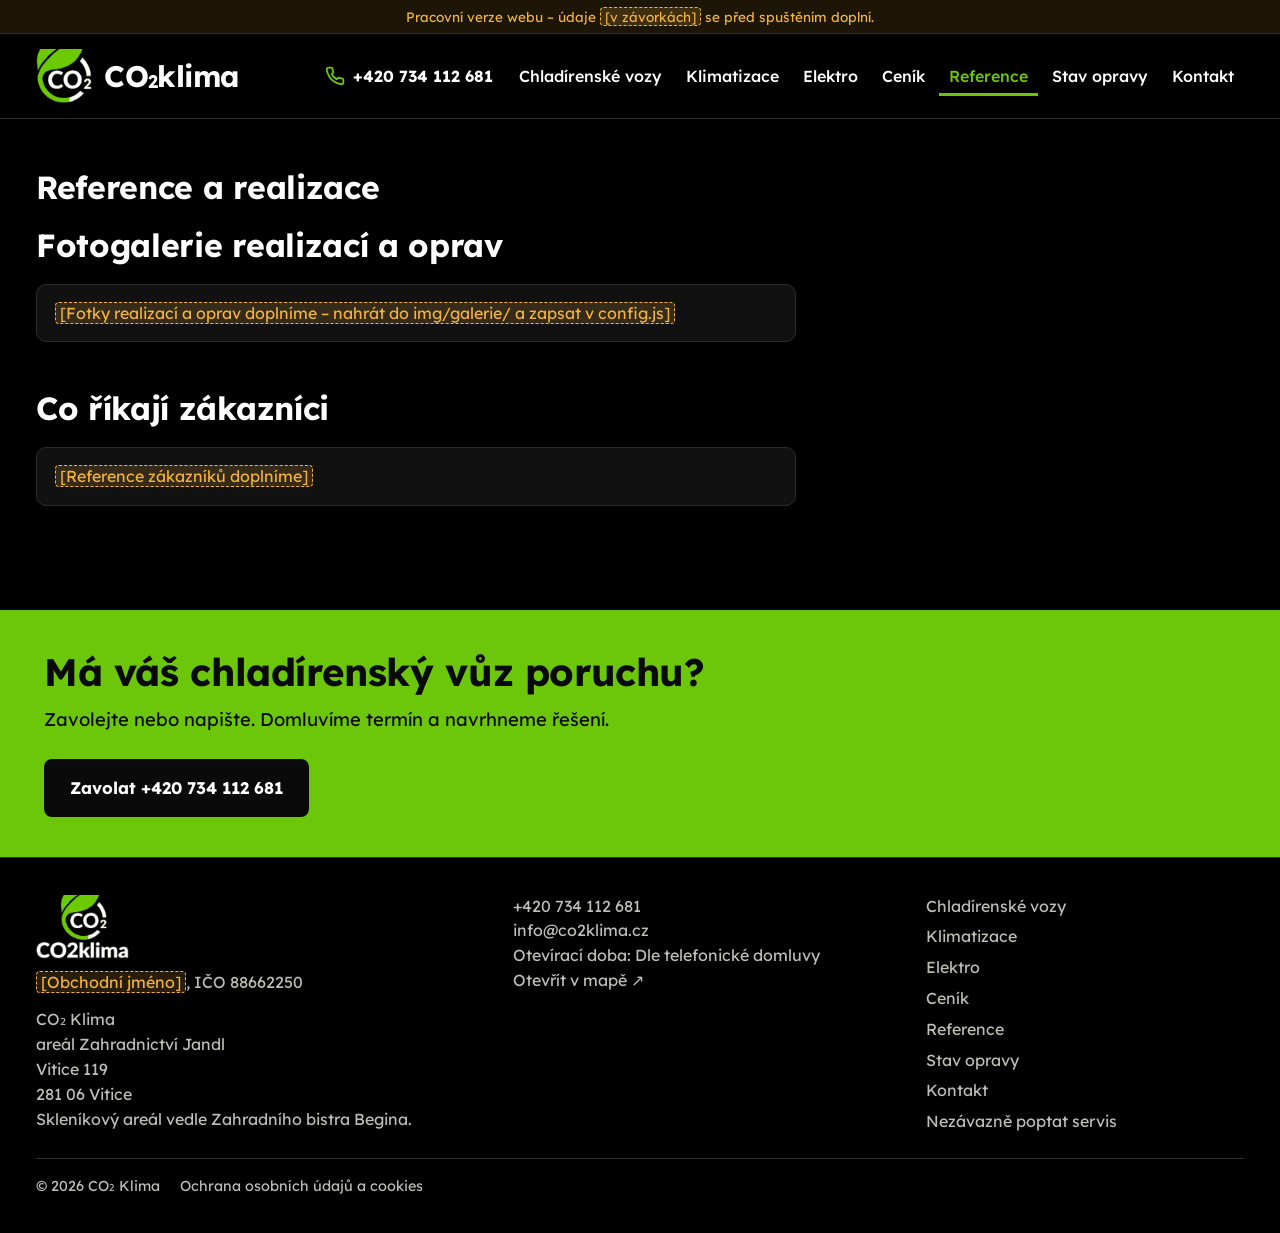
<file: reference.html>
<!doctype html>
<html lang="cs">
<head>
  <meta charset="utf-8">
  <meta name="viewport" content="width=device-width, initial-scale=1">
  <title>Reference a realizace – CO₂ Klima</title>
  <meta name="description" content="Fotogalerie realizací a oprav a reference zákazníků – CO₂ Klima.">
  <meta property="og:type" content="website">
  <meta property="og:locale" content="cs_CZ">
  <meta property="og:site_name" content="CO₂ Klima">
  <meta property="og:title" content="Reference a realizace – CO₂ Klima">
  <meta property="og:description" content="Fotogalerie realizací a oprav a reference zákazníků – CO₂ Klima.">
  <meta name="theme-color" content="#000000">
  <meta name="referrer" content="strict-origin-when-cross-origin">
  <link rel="icon" href="img/znak.png">
  <link rel="preload" href="fonts/lexend-latin-wght-normal.woff2" as="font" type="font/woff2" crossorigin>
  <link rel="stylesheet" href="css/styl.css">
</head>
<body data-stranka="reference">
  <a class="preskocit" href="#obsah">Přeskočit na obsah</a>
  <header id="hlavicka"></header>
  <main id="obsah" class="obal">
    <h1>Reference a realizace</h1>
    <section class="sekce" aria-labelledby="galerie-nadpis" style="margin-top:0">
      <h2 id="galerie-nadpis">Fotogalerie realizací a oprav</h2>
      <div id="galerie"></div>
    </section>
    <section class="sekce" aria-labelledby="reference-nadpis">
      <h2 id="reference-nadpis">Co říkají zákazníci</h2>
      <div id="reference"></div>
    </section>
  </main>
  <section class="panel-zeleny">
    <div class="obal">
      <h2>Má váš chladírenský vůz poruchu?</h2>
      <p>Zavolejte nebo napište. Domluvíme termín a navrhneme řešení.</p>
      <a class="tlacitko" data-zavolat href="tel:+420734112681">Zavolat +420 734 112 681</a>
    </div>
  </section>
  <footer id="paticka"></footer>
  <script src="js/config.js" defer></script>
  <script src="js/app.js" defer></script>
</body>
</html>
</file>
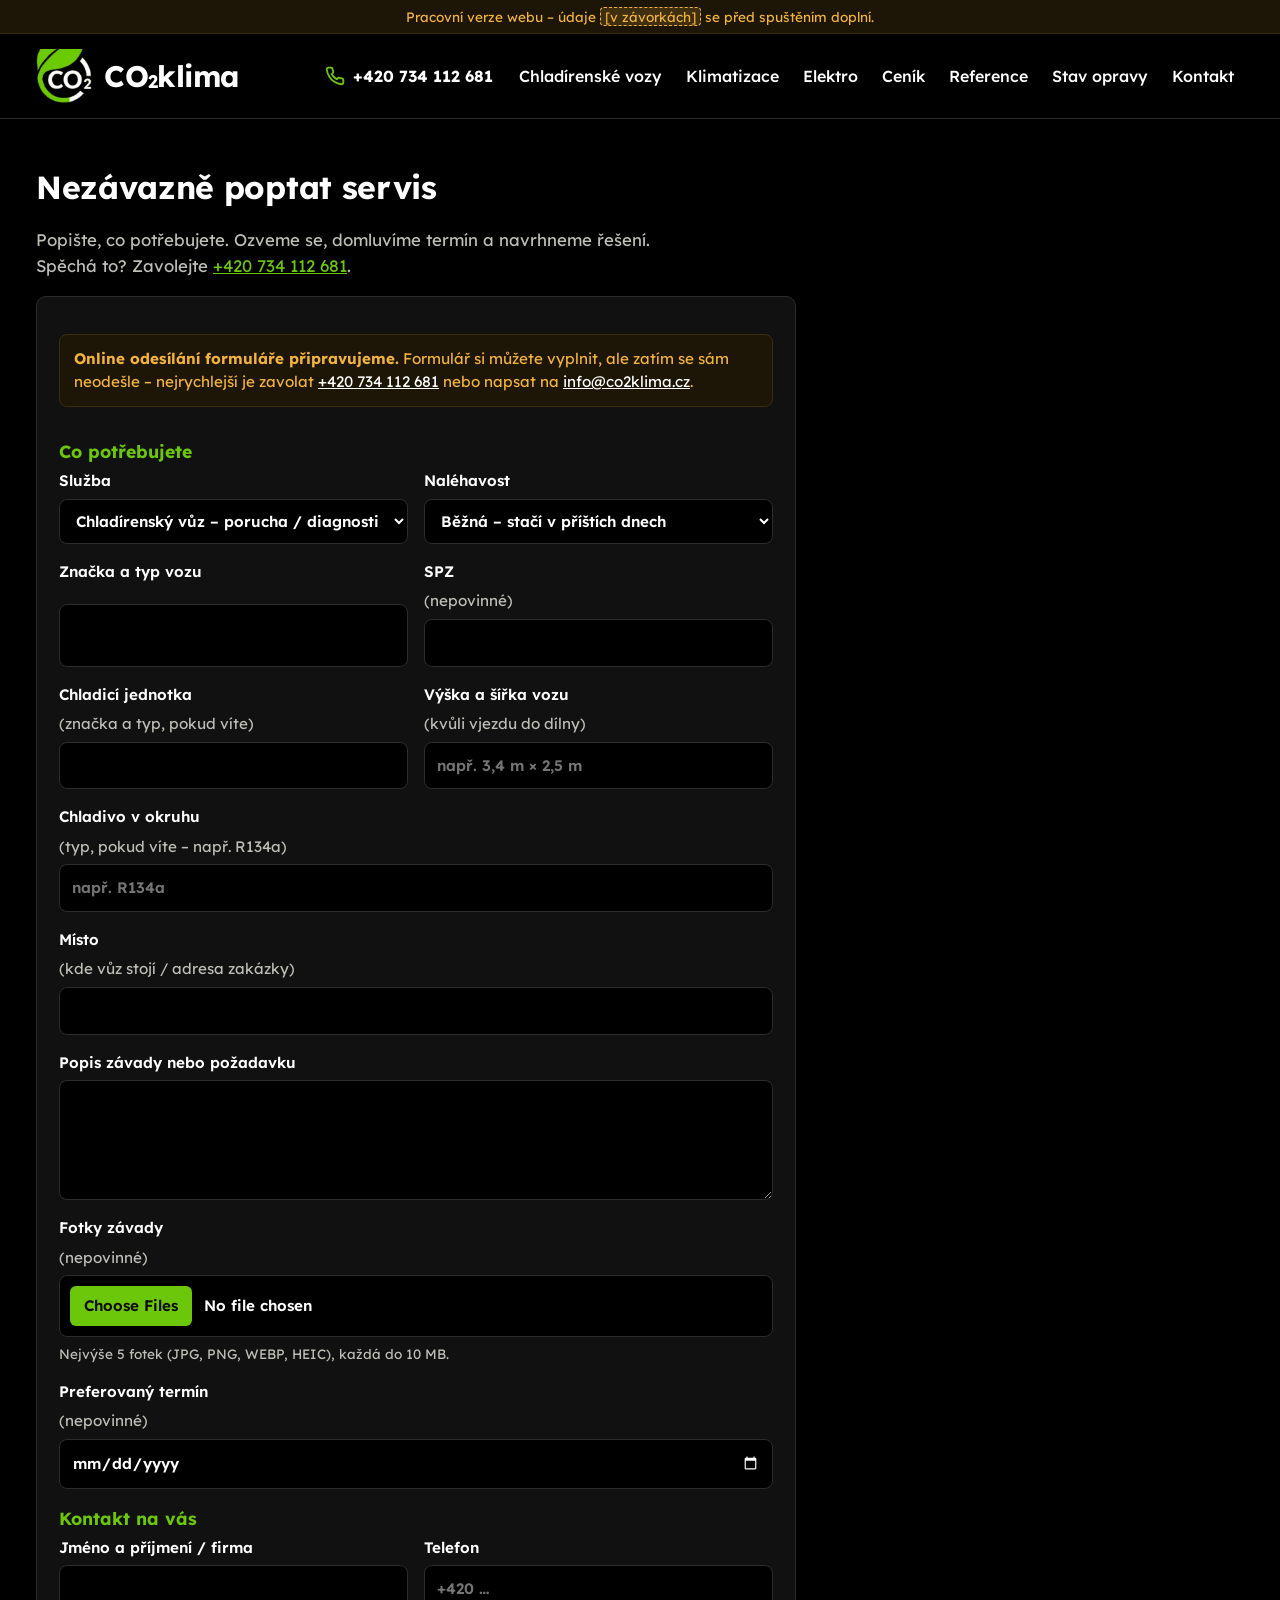
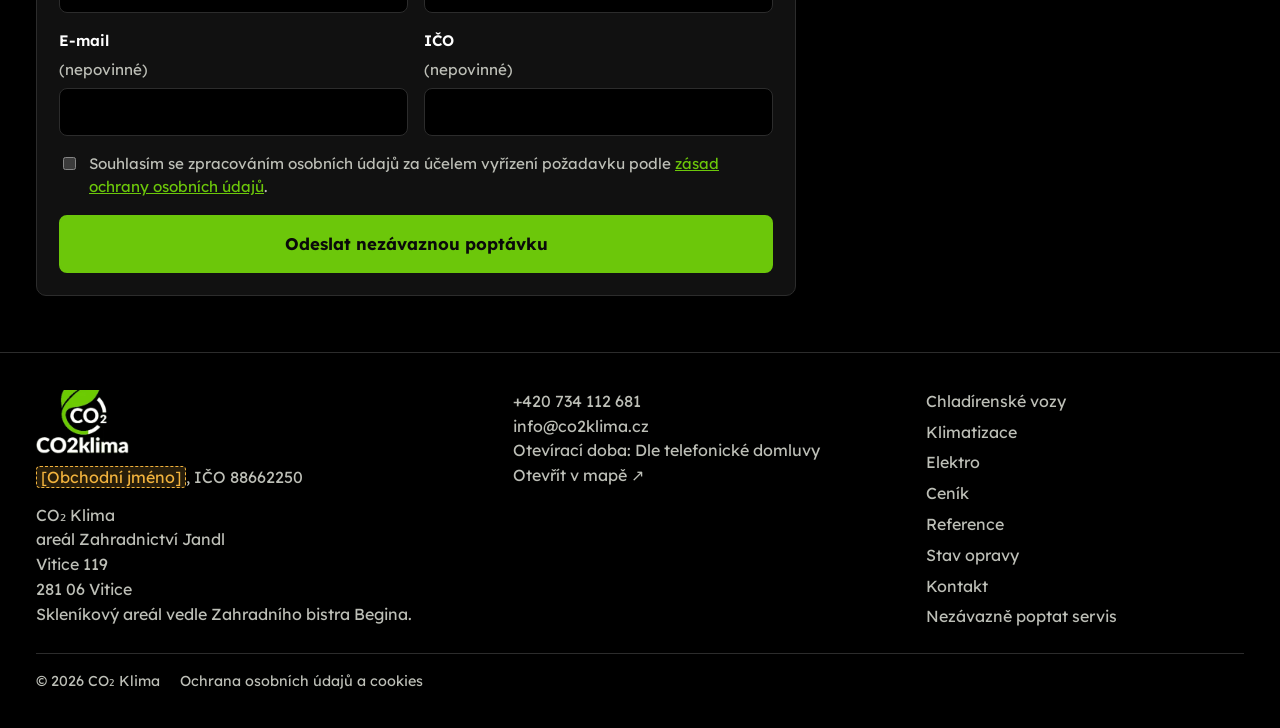
<file: servis.html>
<!doctype html>
<html lang="cs">
<head>
  <meta charset="utf-8">
  <meta name="viewport" content="width=device-width, initial-scale=1">
  <title>Nezávazně poptat servis – CO₂ Klima</title>
  <meta name="description" content="Nezávazná poptávka servisu chladírenského vozu, klimatizace nebo elektro. Můžete přiložit fotky závady.">
  <meta property="og:type" content="website">
  <meta property="og:locale" content="cs_CZ">
  <meta property="og:site_name" content="CO₂ Klima">
  <meta property="og:title" content="Nezávazně poptat servis – CO₂ Klima">
  <meta property="og:description" content="Nezávazná poptávka servisu chladírenského vozu, klimatizace nebo elektro. Můžete přiložit fotky závady.">
  <meta name="theme-color" content="#000000">
  <meta name="referrer" content="strict-origin-when-cross-origin">
  <link rel="icon" href="img/znak.png">
  <link rel="preload" href="fonts/lexend-latin-wght-normal.woff2" as="font" type="font/woff2" crossorigin>
  <link rel="stylesheet" href="css/styl.css">
</head>
<body data-stranka="servis">
  <a class="preskocit" href="#obsah">Přeskočit na obsah</a>
  <header id="hlavicka"></header>
  <main id="obsah" class="obal">
    <h1>Nezávazně poptat servis</h1>
    <p class="uvod-text">Popište, co potřebujete. Ozveme se, domluvíme termín a navrhneme řešení. Spěchá to? Zavolejte <span data-telefon><a href="tel:+420734112681">+420 734 112 681</a></span>.</p>
    <form class="formular" data-formular="servis" data-predmet="Poptávka servisu z webu CO₂ Klima">
      <p class="stav-napojeni" data-stav-napojeni hidden></p>
      <fieldset>
        <legend>Co potřebujete</legend>
        <div class="radek">
          <label>Služba
            <select name="sluzba" required>
              <option data-skupina="vozy">Chladírenský vůz – porucha / diagnostika závady</option>
              <option data-skupina="vozy">Chladírenský vůz – servis a údržba chladicí jednotky</option>
              <option data-skupina="klimatizace">Klimatizace – montáž</option>
              <option data-skupina="klimatizace">Klimatizace – servis, opravy, údržba</option>
              <option data-skupina="elektro">Elektro – elektroinstalační práce</option>
              <option data-skupina="elektro">Elektro – diagnostika a odstranění závady</option>
              <option data-skupina="jine">Jiné</option>
            </select>
          </label>
          <label>Naléhavost
            <select name="nalehavost">
              <option>Běžná – stačí v příštích dnech</option>
              <option>Spěchá – nefunkční / nechladí</option>
            </select>
          </label>
        </div>
        <div data-pro-skupinu="vozy">
          <div class="radek">
            <label>Značka a typ vozu<input name="vuz" maxlength="120"></label>
            <label>SPZ <span class="nepovinne">(nepovinné)</span><input name="spz" maxlength="12" autocapitalize="characters"></label>
          </div>
          <div class="radek" style="margin-top:16px">
            <label>Chladicí jednotka <span class="nepovinne">(značka a typ, pokud víte)</span><input name="jednotka" maxlength="120"></label>
            <label>Výška a šířka vozu <span class="nepovinne">(kvůli vjezdu do dílny)</span><input name="rozmery_vozu" maxlength="60" placeholder="např. 3,4 m × 2,5 m"></label>
          </div>
        </div>
        <div data-pro-skupinu="vozy klimatizace">
          <label>Chladivo v okruhu <span class="nepovinne">(typ, pokud víte – např. R134a)</span>
            <input name="chladivo" list="typy-chladiva" maxlength="40" autocomplete="off" placeholder="např. R134a">
          </label>
          <datalist id="typy-chladiva">
            <option value="R134a"><option value="R404A"><option value="R452A"><option value="R1234yf">
            <option value="R410A"><option value="R32"><option value="Nevím">
          </datalist>
        </div>
        <label>Místo <span class="nepovinne">(kde vůz stojí / adresa zakázky)</span><input name="misto" required maxlength="160"></label>
        <label>Popis závady nebo požadavku<textarea name="popis" required maxlength="3000"></textarea></label>
        <label>Fotky závady <span class="nepovinne">(nepovinné)</span>
          <input type="file" name="fotky" accept="image/jpeg,image/png,image/webp,image/heic,image/heif,.heic,.heif" multiple>
          <span class="napoveda" data-limit-fotek>Nejvýše 5 fotek, každá do 10 MB.</span>
        </label>
        <div class="nahledy" aria-live="polite"></div>
        <label>Preferovaný termín <span class="nepovinne">(nepovinné)</span><input name="termin" type="date"></label>
      </fieldset>
      <fieldset>
        <legend>Kontakt na vás</legend>
        <div class="radek">
          <label>Jméno a příjmení / firma<input name="jmeno" required autocomplete="name" maxlength="120"></label>
          <label>Telefon<input name="telefon" type="tel" required autocomplete="tel" inputmode="tel" maxlength="20" placeholder="+420 …"></label>
        </div>
        <div class="radek">
          <label>E-mail <span class="nepovinne">(nepovinné)</span><input name="email" type="email" autocomplete="email" maxlength="120"></label>
          <label>IČO <span class="nepovinne">(nepovinné)</span><input name="ico" inputmode="numeric" maxlength="12"></label>
        </div>
      </fieldset>
      <label class="zaskrt"><input type="checkbox" name="souhlas" value="ano" required> <span>Souhlasím se zpracováním osobních údajů za účelem vyřízení požadavku podle <a href="zasady-ochrany-osobnich-udaju.html" target="_blank">zásad ochrany osobních údajů</a>.</span></label>
      <p class="souhrn-chyb" role="alert" hidden></p>
      <button class="tlacitko" type="submit">Odeslat nezávaznou poptávku</button>
      <div class="stav" role="status" aria-live="polite"></div>
    </form>
  </main>
  <footer id="paticka"></footer>
  <script src="js/config.js" defer></script>
  <script src="js/app.js" defer></script>
</body>
</html>
</file>
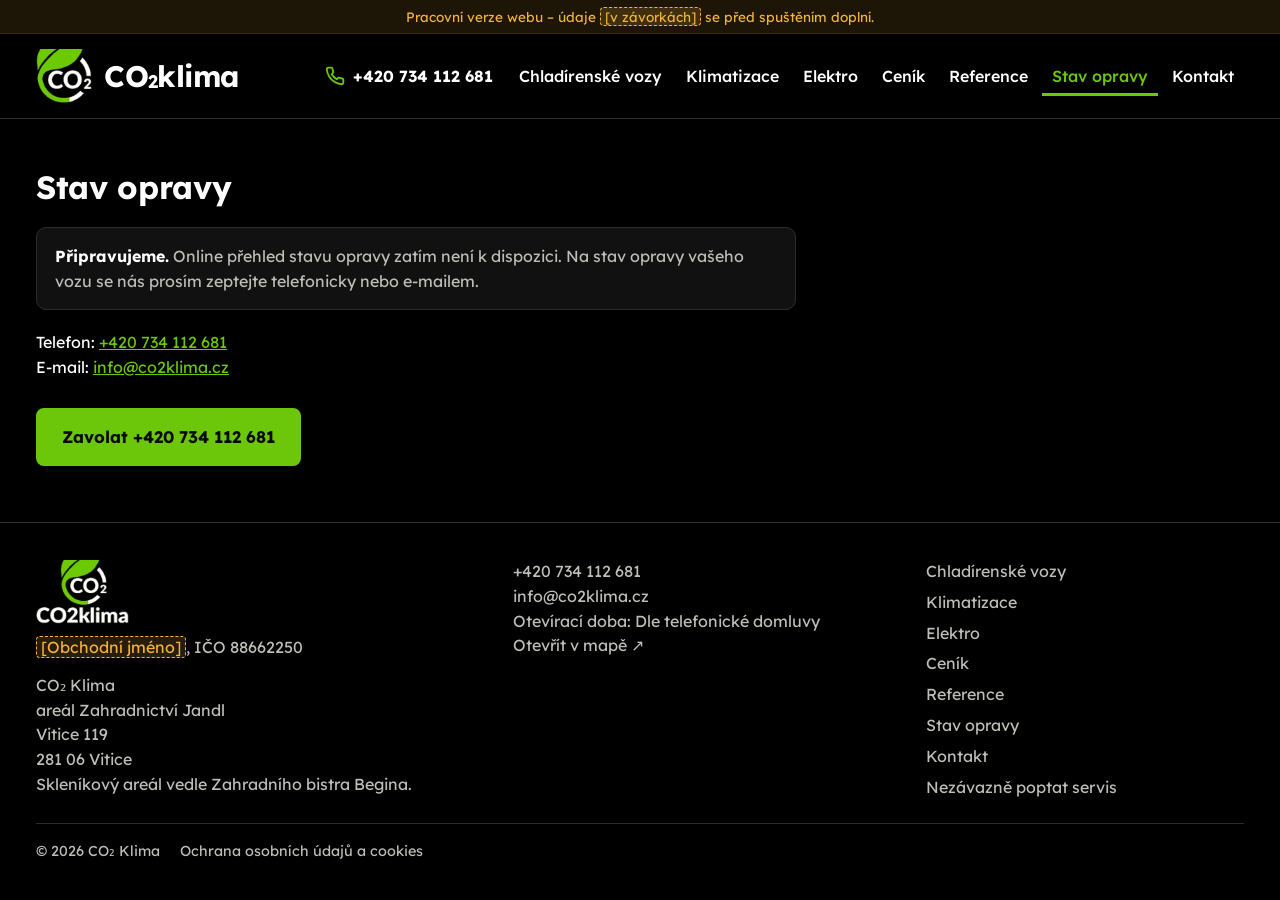
<file: stav-opravy.html>
<!doctype html>
<html lang="cs">
<head>
  <meta charset="utf-8">
  <meta name="viewport" content="width=device-width, initial-scale=1">
  <title>Stav opravy – CO₂ Klima</title>
  <meta name="description" content="Stav opravy vozu – CO₂ Klima.">
  <meta property="og:type" content="website">
  <meta property="og:locale" content="cs_CZ">
  <meta property="og:site_name" content="CO₂ Klima">
  <meta property="og:title" content="Stav opravy – CO₂ Klima">
  <meta property="og:description" content="Stav opravy vozu – CO₂ Klima.">
  <meta name="theme-color" content="#000000">
  <meta name="referrer" content="strict-origin-when-cross-origin">
  <link rel="icon" href="img/znak.png">
  <link rel="preload" href="fonts/lexend-latin-wght-normal.woff2" as="font" type="font/woff2" crossorigin>
  <link rel="stylesheet" href="css/styl.css">
</head>
<body data-stranka="stav-opravy">
  <a class="preskocit" href="#obsah">Přeskočit na obsah</a>
  <header id="hlavicka"></header>
  <main id="obsah" class="obal">
    <h1>Stav opravy</h1>
    <p class="info"><strong>Připravujeme.</strong> Online přehled stavu opravy zatím není k dispozici. Na stav opravy vašeho vozu se nás prosím zeptejte telefonicky nebo e-mailem.</p>
    <p>Telefon: <span data-telefon><a href="tel:+420734112681">+420 734 112 681</a></span><br>E-mail: <span data-email><a href="mailto:info@co2klima.cz">info@co2klima.cz</a></span></p>
    <div class="akce"><a class="tlacitko" data-zavolat href="tel:+420734112681">Zavolat +420 734 112 681</a></div>
  </main>
  <footer id="paticka"></footer>
  <script src="js/config.js" defer></script>
  <script src="js/app.js" defer></script>
</body>
</html>
</file>
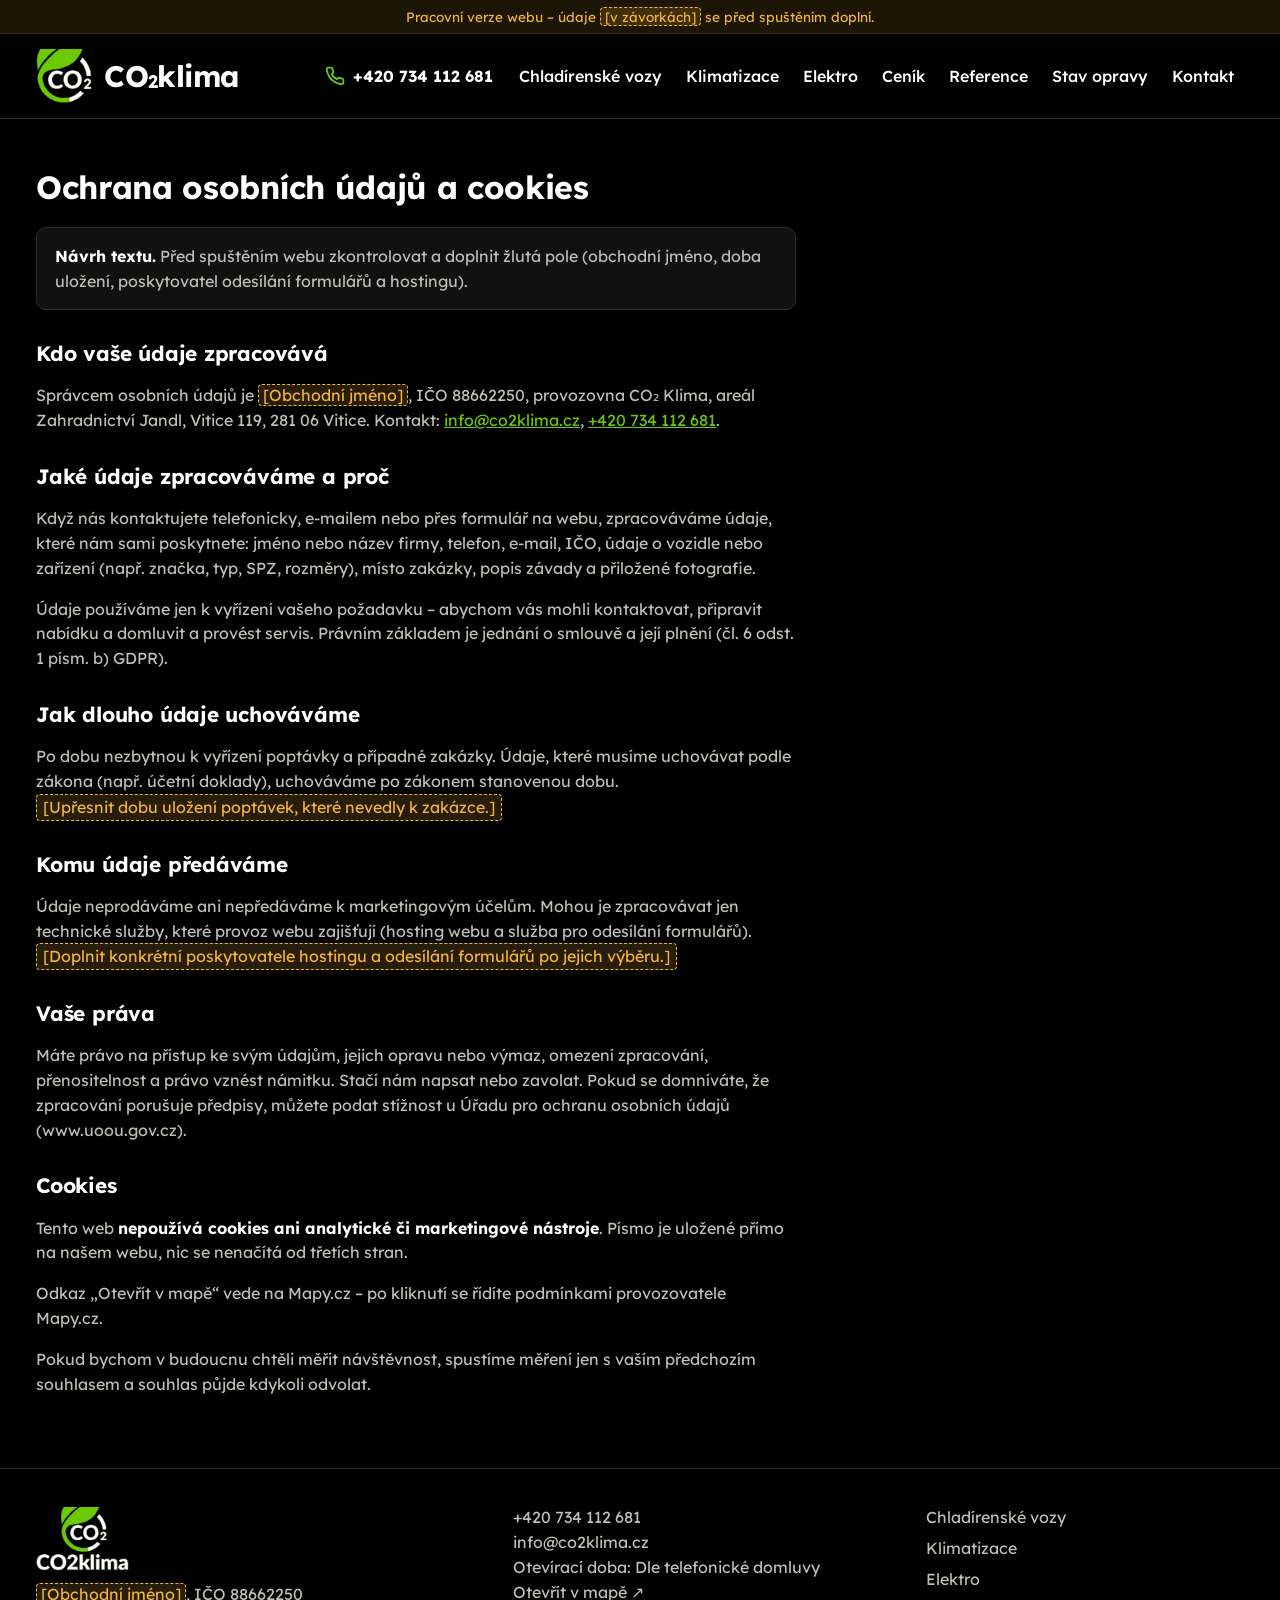
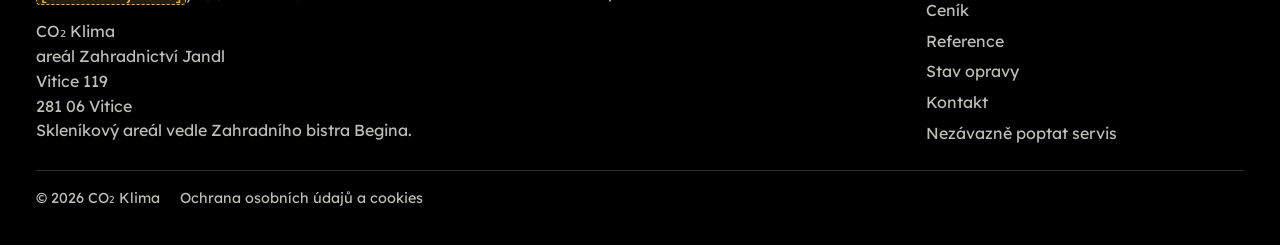
<file: zasady-ochrany-osobnich-udaju.html>
<!doctype html>
<html lang="cs">
<head>
  <meta charset="utf-8">
  <meta name="viewport" content="width=device-width, initial-scale=1">
  <title>Ochrana osobních údajů a cookies – CO₂ Klima</title>
  <meta name="description" content="Zásady ochrany osobních údajů a informace o cookies na webu CO₂ Klima.">
  <meta property="og:type" content="website">
  <meta property="og:locale" content="cs_CZ">
  <meta property="og:site_name" content="CO₂ Klima">
  <meta property="og:title" content="Ochrana osobních údajů a cookies – CO₂ Klima">
  <meta property="og:description" content="Zásady ochrany osobních údajů a informace o cookies na webu CO₂ Klima.">
  <meta name="theme-color" content="#000000">
  <meta name="referrer" content="strict-origin-when-cross-origin">
  <link rel="icon" href="img/znak.png">
  <link rel="preload" href="fonts/lexend-latin-wght-normal.woff2" as="font" type="font/woff2" crossorigin>
  <link rel="stylesheet" href="css/styl.css">
</head>
<body data-stranka="zasady">
  <a class="preskocit" href="#obsah">Přeskočit na obsah</a>
  <header id="hlavicka"></header>
  <main id="obsah" class="obal">
    <div class="text-stranka">
    <h1>Ochrana osobních údajů a cookies</h1>
    <p class="info" data-jen-pracovni><strong>Návrh textu.</strong> Před spuštěním webu zkontrolovat a doplnit žlutá pole (obchodní jméno, doba uložení, poskytovatel odesílání formulářů a hostingu).</p>

    <h2>Kdo vaše údaje zpracovává</h2>
    <p>Správcem osobních údajů je <span data-firma="nazev"></span>, IČO <span data-firma="ico">88662250</span>, provozovna CO₂ Klima, areál Zahradnictví Jandl, Vitice 119, 281 06 Vitice. Kontakt: <span data-email><a href="mailto:info@co2klima.cz">info@co2klima.cz</a></span>, <span data-telefon><a href="tel:+420734112681">+420 734 112 681</a></span>.</p>

    <h2>Jaké údaje zpracováváme a proč</h2>
    <p>Když nás kontaktujete telefonicky, e-mailem nebo přes formulář na webu, zpracováváme údaje, které nám sami poskytnete: jméno nebo název firmy, telefon, e-mail, IČO, údaje o vozidle nebo zařízení (např. značka, typ, SPZ, rozměry), místo zakázky, popis závady a přiložené fotografie.</p>
    <p>Údaje používáme jen k vyřízení vašeho požadavku – abychom vás mohli kontaktovat, připravit nabídku a domluvit a provést servis. Právním základem je jednání o smlouvě a její plnění (čl. 6 odst. 1 písm. b) GDPR).</p>

    <h2>Jak dlouho údaje uchováváme</h2>
    <p>Po dobu nezbytnou k vyřízení poptávky a případné zakázky. Údaje, které musíme uchovávat podle zákona (např. účetní doklady), uchováváme po zákonem stanovenou dobu. <span class="pracovni-blok" data-jen-pracovni>[Upřesnit dobu uložení poptávek, které nevedly k zakázce.]</span></p>

    <h2>Komu údaje předáváme</h2>
    <p>Údaje neprodáváme ani nepředáváme k marketingovým účelům. Mohou je zpracovávat jen technické služby, které provoz webu zajišťují (hosting webu a služba pro odesílání formulářů). <span class="pracovni-blok" data-jen-pracovni>[Doplnit konkrétní poskytovatele hostingu a odesílání formulářů po jejich výběru.]</span></p>

    <h2>Vaše práva</h2>
    <p>Máte právo na přístup ke svým údajům, jejich opravu nebo výmaz, omezení zpracování, přenositelnost a právo vznést námitku. Stačí nám napsat nebo zavolat. Pokud se domníváte, že zpracování porušuje předpisy, můžete podat stížnost u Úřadu pro ochranu osobních údajů (www.uoou.gov.cz).</p>

    <h2 id="cookies">Cookies</h2>
    <p>Tento web <strong>nepoužívá cookies ani analytické či marketingové nástroje</strong>. Písmo je uložené přímo na našem webu, nic se nenačítá od třetích stran.</p>
    <p>Odkaz „Otevřít v mapě“ vede na Mapy.cz – po kliknutí se řídíte podmínkami provozovatele Mapy.cz.</p>
    <p>Pokud bychom v budoucnu chtěli měřit návštěvnost, spustíme měření jen s vaším předchozím souhlasem a souhlas půjde kdykoli odvolat.</p>
    </div>
  </main>
  <footer id="paticka"></footer>
  <script src="js/config.js" defer></script>
  <script src="js/app.js" defer></script>
</body>
</html>
</file>
<file: css/styl.css>
/* Vizuál CO₂ Klima podle Markova návrhu: černé pozadí, limetková zelená, výrazné bílé nadpisy. */
/* Písmo Lexend je uložené přímo na webu (fonts/, licence OFL) – žádné načítání z Google. */
@font-face { font-family: "Lexend"; font-style: normal; font-display: swap; font-weight: 100 900;
  src: url("../fonts/lexend-latin-ext-wght-normal.woff2") format("woff2");
  unicode-range: U+0100-02AF,U+0304,U+0308,U+0329,U+1E00-1E9F,U+1EF2-1EFF,U+2020,U+20A0-20AB,U+20AD-20C0,U+2113,U+2C60-2C7F,U+A720-A7FF; }
@font-face { font-family: "Lexend"; font-style: normal; font-display: swap; font-weight: 100 900;
  src: url("../fonts/lexend-latin-wght-normal.woff2") format("woff2");
  unicode-range: U+0000-00FF,U+0131,U+0152-0153,U+02BB-02BC,U+02C6,U+02DA,U+02DC,U+0304,U+0308,U+0329,U+2000-206F,U+20AC,U+2122,U+2191,U+2193,U+2212,U+2215,U+FEFF,U+FFFD; }
:root {
  --pozadi: #000000;
  --plocha: #111111;
  --plocha-2: #1a1a1a;
  --text: #ffffff;
  --tlumeny: #bdbfb7;
  --okraj: #2c2c2c;
  --zelena: #6cc70a;
  --zelena-svetla: #84dd22;
  --na-zelene: #0a0a0a;
  --varovani: #f2b33d;
  --radius: 10px;
}

* { box-sizing: border-box; }
[hidden] { display: none !important; }
html { -webkit-text-size-adjust: 100%; }
img { max-width: 100%; }
:focus-visible { outline: 3px solid var(--zelena); outline-offset: 2px; }
body {
  margin: 0;
  font-family: "Lexend", system-ui, -apple-system, "Segoe UI", Roboto, sans-serif;
  background: var(--pozadi);
  color: var(--text);
  line-height: 1.55;
}
a { color: var(--zelena); }
h1, h2, h3 { line-height: 1.15; font-weight: 700; letter-spacing: -.01em; }
.obal { max-width: 1240px; margin: 0 auto; padding: 0 16px; }
main.obal { padding-top: 28px; padding-bottom: 56px; }

/* Hlavička */
#hlavicka { background: var(--pozadi); border-bottom: 1px solid var(--okraj); position: sticky; top: 0; z-index: 10; }
.hlavicka { display: flex; align-items: center; justify-content: space-between; gap: 16px; min-height: 68px; flex-wrap: wrap; }
.logo { display: flex; align-items: center; text-decoration: none; }
.logo img { height: 52px; width: auto; display: block; }
.menu { display: flex; gap: 4px; flex-wrap: wrap; }
.menu a { padding: 8px 10px; border-radius: 8px; text-decoration: none; color: var(--text); font-weight: 500; }
.menu a:hover { color: var(--zelena); }
.menu a[aria-current="page"] { color: var(--zelena); box-shadow: inset 0 -2px 0 var(--zelena); border-radius: 0; }
.menu-tlacitko { display: none; }
.odznak { background: var(--zelena); color: var(--na-zelene); border-radius: 99px; padding: 0 7px; font-size: .8rem; font-weight: 700; margin-left: 4px; }

.hlavicka-tel { margin-left: auto; color: #fff; font-weight: 700; text-decoration: none; white-space: nowrap; }
.hlavicka-tel:hover { color: var(--zelena); }
@media (min-width: 1181px) { .hlavicka-tel { display: none; } }
@media (max-width: 1180px) {
  .menu-tlacitko { display: block; background: none; border: 2px solid var(--zelena); border-radius: 8px; padding: 6px 14px; color: var(--text); font: inherit; font-weight: 600; }
  .menu { display: none; width: 100%; flex-direction: column; padding-bottom: 12px; }
  .menu.otevreno { display: flex; }
}

/* Úvod */
.hero { padding: 8px 0 32px; }
.hero-logo { display: block; width: min(360px, 80%); height: auto; margin: 0 auto 24px; }
.hero h1 { margin: 0 0 16px; font-size: clamp(2rem, 6vw, 3.2rem); max-width: 760px; }
.hero p { max-width: 640px; font-size: 1.15rem; color: var(--tlumeny); margin: 0; }
.rozcestnik { display: grid; grid-template-columns: repeat(auto-fit, minmax(230px, 1fr)); gap: 16px; margin: 40px 0; }
.rozcestnik a { display: block; background: var(--plocha); border: 1px solid var(--okraj); border-radius: var(--radius); padding: 22px; text-decoration: none; color: var(--text); transition: border-color .15s; }
.rozcestnik a:hover { border-color: var(--zelena); }
.rozcestnik h2, .rozcestnik h3 { font-size: 1.2rem; margin: 0 0 8px; }
.rozcestnik p { margin: 0; color: var(--tlumeny); }

/* Zelený panel „Má váš vůz poruchu?“ */
.panel-zeleny { background: var(--zelena); color: var(--na-zelene); padding: 40px 28px; }
.panel-zeleny h2 { margin: 0 0 12px; font-size: clamp(1.6rem, 4.5vw, 2.4rem); }
.panel-zeleny p { margin: 0 0 24px; font-size: 1.15rem; max-width: 600px; }
.panel-zeleny .tlacitko { background: var(--na-zelene); border-color: var(--na-zelene); color: #fff; }
.panel-zeleny .tlacitko:hover { background: #222; }

/* Tlačítka */
.tlacitko { display: inline-flex; justify-content: center; align-items: center; background: var(--zelena); color: var(--na-zelene); border: 2px solid var(--zelena); border-radius: 8px; padding: 14px 24px; font: inherit; font-weight: 700; font-size: 1.05rem; cursor: pointer; text-decoration: none; }
.tlacitko:hover { background: var(--zelena-svetla); border-color: var(--zelena-svetla); }
.tlacitko.druhotne { background: var(--pozadi); color: #fff; border-color: var(--zelena); }
.tlacitko.druhotne:hover { background: var(--plocha-2); }
.akce { display: flex; gap: 12px; flex-wrap: wrap; margin-top: 28px; }
@media (max-width: 600px) {
  .akce .tlacitko, .panel-zeleny .tlacitko { width: 100%; }
}

/* Obchod */
.nastroje { display: flex; gap: 12px; flex-wrap: wrap; align-items: center; margin-bottom: 20px; }
.nastroje input { flex: 1 1 220px; }
.filtry { display: flex; gap: 8px; flex-wrap: wrap; }
.filtr { background: var(--plocha); border: 1px solid var(--okraj); border-radius: 99px; padding: 7px 16px; font: inherit; color: var(--text); cursor: pointer; }
.filtr[aria-pressed="true"] { background: var(--zelena); border-color: var(--zelena); color: var(--na-zelene); font-weight: 700; }
.mrizka { display: grid; grid-template-columns: repeat(auto-fill, minmax(240px, 1fr)); gap: 16px; }
.karta { position: relative; display: flex; flex-direction: column; gap: 8px; background: var(--plocha); border: 1px solid var(--okraj); border-radius: var(--radius); padding: 20px; }
.karta h3 { margin: 0; font-size: 1.1rem; }
.karta p { margin: 0; color: var(--tlumeny); flex: 1; }
.karta .tlacitko { padding: 10px 16px; font-size: 1rem; }
.kategorie { font-size: .78rem; color: var(--zelena); text-transform: uppercase; letter-spacing: .06em; font-weight: 600; }
.karta-hlava { display: flex; justify-content: space-between; align-items: center; gap: 8px; }
.stitek.ukazka { background: var(--varovani); color: #000; font-size: .72rem; font-weight: 700; padding: 2px 8px; border-radius: 99px; }
.cena-radek { display: flex; justify-content: space-between; align-items: baseline; gap: 8px; }
.cena { font-weight: 700; font-size: 1.2rem; }
.sklad { font-size: .85rem; }
.sklad.ano { color: var(--zelena); }
.sklad.ne { color: var(--varovani); }
.koupit { display: flex; gap: 8px; }
.koupit input { width: 70px; }
.prazdne { color: var(--tlumeny); }

/* Formuláře */
.uvod-text { color: var(--tlumeny); max-width: 640px; font-size: 1.05rem; }
form.formular { background: var(--plocha); border: 1px solid var(--okraj); border-radius: var(--radius); padding: 22px; display: grid; gap: 16px; max-width: 760px; }
.radek { display: grid; grid-template-columns: 1fr 1fr; gap: 16px; }
@media (max-width: 600px) { .radek { grid-template-columns: 1fr; } }
label { display: grid; gap: 6px; font-weight: 600; font-size: .95rem; }
label.zaskrt { display: flex; gap: 10px; align-items: flex-start; font-weight: 400; color: var(--tlumeny); }
input, select, textarea { font: inherit; padding: 11px 12px; border: 1px solid var(--okraj); border-radius: 8px; background: var(--pozadi); color: var(--text); width: 100%; color-scheme: dark; }
input:focus, select:focus, textarea:focus { outline: 2px solid var(--zelena); outline-offset: 0; border-color: var(--zelena); }
label.zaskrt input { width: auto; margin-top: 5px; accent-color: var(--zelena); }
textarea { min-height: 120px; resize: vertical; }
.stav { margin: 0; font-weight: 600; color: var(--zelena); }
.stav:empty { display: none; }
.nepovinne { font-weight: 400; color: var(--tlumeny); }

/* Košík */
.tabulka { width: 100%; border-collapse: collapse; background: var(--plocha); border-radius: var(--radius); overflow: hidden; margin-bottom: 8px; }
.tabulka th, .tabulka td { padding: 12px; border-bottom: 1px solid var(--okraj); text-align: left; }
.tabulka th { color: var(--tlumeny); font-weight: 500; font-size: .9rem; }
.tabulka input { width: 70px; }
.odebrat { background: none; border: none; color: var(--tlumeny); cursor: pointer; font-size: 1rem; }
.odebrat:hover { color: #fff; }
.soucet { text-align: right; font-size: 1.05rem; color: var(--tlumeny); }
.soucet strong { color: #fff; font-size: 1.2rem; }
@media (max-width: 600px) {
  .tabulka thead { display: none; }
  .tabulka tr { display: grid; grid-template-columns: 1fr auto; padding: 8px 0; border-bottom: 1px solid var(--okraj); }
  .tabulka td { border: none; padding: 4px 12px; }
}

/* Kontakt */
.kontakt { background: var(--plocha); border: 1px solid var(--okraj); border-radius: var(--radius); padding: 22px; max-width: 560px; }
.kontakt dl { display: grid; grid-template-columns: auto 1fr; gap: 8px 20px; margin: 0; }
.kontakt dt { color: var(--tlumeny); }
.kontakt dd { margin: 0; }

/* Patička – logo, firma, kontakty a menu jako v Markově návrhu */
#paticka { background: var(--pozadi); border-top: 1px solid var(--okraj); color: var(--tlumeny); }
.paticka { display: grid; grid-template-columns: 1fr 1fr; gap: 24px 32px; padding-top: 36px; padding-bottom: 36px; }
.paticka .logo img { height: 64px; }
.paticka-firma { grid-column: 1 / -1; display: grid; gap: 10px; }
.paticka p { margin: 0; }
.paticka a { color: var(--tlumeny); text-decoration: none; }
.paticka a:hover { color: var(--zelena); }
.paticka-menu { display: grid; gap: 6px; justify-items: start; }
@media (min-width: 761px) {
  .paticka { grid-template-columns: 2fr 1.5fr 1fr; }
  .paticka-firma { grid-column: auto; }
}

/* Oznámení */
#oznameni { position: fixed; bottom: 20px; left: 50%; transform: translate(-50%, 20px); background: var(--zelena); color: var(--na-zelene); font-weight: 600; padding: 12px 20px; border-radius: 8px; opacity: 0; transition: .2s; pointer-events: none; }
#oznameni.videt { opacity: 1; transform: translate(-50%, 0); }

/* Pracovní pole – nepotvrzené údaje z config.js (null). Před spuštěním zmizí doplněním hodnot. */
.pracovni { background: rgba(242, 179, 61, .16); color: var(--varovani); border: 1px dashed var(--varovani); border-radius: 4px; padding: 0 4px; }
.panel-zeleny .pracovni, .tlacitko .pracovni { background: transparent; color: inherit; border-color: currentColor; }
.pruh-pracovni { background: #1d1606; color: var(--varovani); text-align: center; font-size: .85rem; padding: 6px 16px; border-bottom: 1px solid #3a2c0c; }

/* Tlačítko „Poptat opravu“ v menu */
.menu { align-items: center; }
.menu a.menu-cta { padding: 8px 16px; font-size: .95rem; color: var(--na-zelene); margin-left: 8px; }
.menu a.menu-cta:hover { color: var(--na-zelene); }
.menu a.menu-cta[aria-current="page"] { box-shadow: none; border-radius: 8px; color: var(--na-zelene); }
@media (max-width: 1180px) {
  .menu { align-items: stretch; }
  .menu a.menu-cta { margin: 8px 0 0; }
}

/* Sekce na úvodu a ve službách */
.sekce { margin: 48px 0; }
.sekce > h2 { font-size: clamp(1.5rem, 4vw, 2rem); margin: 0 0 20px; }
.sekce-uvod { color: var(--tlumeny); max-width: 640px; margin: -8px 0 20px; }
.kroky { list-style: none; counter-reset: krok; padding: 0; margin: 0; display: grid; grid-template-columns: repeat(auto-fit, minmax(220px, 1fr)); gap: 16px; }
.kroky li { counter-increment: krok; background: var(--plocha); border: 1px solid var(--okraj); border-radius: var(--radius); padding: 22px; }
.kroky li::before { content: counter(krok); display: inline-grid; place-items: center; width: 36px; height: 36px; border-radius: 50%; background: var(--zelena); color: var(--na-zelene); font-weight: 700; margin-bottom: 12px; }
.kroky h3 { margin: 0 0 6px; font-size: 1.1rem; }
.kroky p { margin: 0; color: var(--tlumeny); }
.sluzba { background: var(--plocha); border: 1px solid var(--okraj); border-left: 4px solid var(--zelena); border-radius: var(--radius); padding: 24px; margin-bottom: 16px; scroll-margin-top: 90px; }
.sluzba h2 { margin: 0 0 8px; font-size: 1.4rem; }
.sluzba p { margin: 0 0 16px; color: var(--tlumeny); max-width: 680px; }
.sluzba ul { margin: 0 0 16px; padding-left: 20px; color: var(--tlumeny); }
.sluzba .tlacitko { padding: 10px 18px; font-size: 1rem; }
.sluzba.vedlejsi { border-left-color: var(--okraj); }

/* Informační a upozorňovací boxy */
.info { background: var(--plocha); border: 1px solid var(--okraj); border-radius: var(--radius); padding: 16px 18px; color: var(--tlumeny); margin: 0 0 20px; max-width: 760px; }
.info strong { color: #fff; }
.stav.upozorneni { color: var(--varovani); }

/* Fotky ve formuláři */
input[type=file] { padding: 10px; cursor: pointer; }
input[type=file]::file-selector-button { font: inherit; font-weight: 600; background: var(--zelena); color: var(--na-zelene); border: none; border-radius: 6px; padding: 8px 14px; margin-right: 12px; cursor: pointer; }
.napoveda { font-weight: 400; color: var(--tlumeny); font-size: .85rem; }
.nahledy { display: flex; flex-wrap: wrap; gap: 8px; }
.nahledy:empty { display: none; }
.nahledy img { width: 84px; height: 84px; object-fit: cover; border-radius: 8px; border: 1px solid var(--okraj); }
form.formular fieldset { border: none; padding: 0; margin: 0; display: grid; gap: 16px; }
form.formular legend { font-size: 1.1rem; font-weight: 700; padding: 0; margin-bottom: 4px; color: var(--zelena); }
button[disabled] { opacity: .6; cursor: wait; }

/* Reference */
.reference { background: var(--plocha); border: 1px solid var(--okraj); border-radius: var(--radius); padding: 20px; margin: 0 0 16px; }
.reference blockquote { margin: 0 0 8px; }
.reference figcaption { color: var(--tlumeny); }

/* Úvod – tlačítka a krátké představení */
.hero-sluzby { color: var(--zelena); font-weight: 600; letter-spacing: .02em; margin: 0 0 12px !important; font-size: 1rem !important; }

/* Služby na úvodu – chladírenské vozy jako hlavní */
.sluzby-mrizka { display: grid; gap: 16px; grid-template-columns: 1fr; }
.sluzby-mrizka a { display: block; background: var(--plocha); border: 1px solid var(--okraj); border-radius: var(--radius); padding: 22px; text-decoration: none; color: var(--text); transition: border-color .15s; }
.sluzby-mrizka a:hover { border-color: var(--zelena); }
.sluzby-mrizka h3 { margin: 0 0 8px; font-size: 1.25rem; }
.sluzby-mrizka p { margin: 0; color: var(--tlumeny); }
.sluzby-mrizka .hlavni { border-color: var(--zelena); background: linear-gradient(135deg, #142106, var(--plocha) 60%); }
.sluzby-mrizka .hlavni h3 { font-size: clamp(1.4rem, 3.5vw, 1.8rem); }
.sluzby-mrizka .vice { display: inline-block; margin-top: 12px; color: var(--zelena); font-weight: 600; }
@media (min-width: 760px) { .sluzby-mrizka { grid-template-columns: 1fr 1fr; } .sluzby-mrizka .hlavni { grid-column: 1 / -1; } }

/* Adresa dílny */
.adresa { display: grid; gap: 16px; grid-template-columns: 1fr; }
@media (min-width: 760px) { .adresa { grid-template-columns: 1fr 1fr; } }
.adresa .karta-info { background: var(--plocha); border: 1px solid var(--okraj); border-radius: var(--radius); padding: 22px; }
.adresa h3 { margin: 0 0 10px; }
.adresa p { margin: 0 0 10px; }
.tlumene { color: var(--tlumeny); }

/* Stránky služeb */
.seznam-sluzeb { list-style: none; padding: 0; margin: 0 0 24px; display: grid; gap: 10px; grid-template-columns: repeat(auto-fit, minmax(220px, 1fr)); }
.seznam-sluzeb li { background: var(--plocha); border: 1px solid var(--okraj); border-left: 4px solid var(--zelena); border-radius: var(--radius); padding: 16px 18px; font-weight: 600; }

/* Formulář – stav napojení, chyby, výsledek */
.stav-napojeni { background: #1d1606; border: 1px solid #3a2c0c; color: var(--varovani); border-radius: 8px; padding: 12px 14px; font-size: .95rem; }
.stav-napojeni strong { color: var(--varovani); }
.stav-napojeni a, .stav.upozorneni a { color: #fff; }
.chyba { color: #ff8a7a; font-weight: 500; font-size: .9rem; }
[aria-invalid="true"] { border-color: #ff8a7a !important; }
.souhrn-chyb { margin: 0; color: #ff8a7a; font-weight: 600; }
.stav.upozorneni { background: #1d1606; border: 1px solid #3a2c0c; border-radius: 8px; padding: 12px 14px; font-weight: 400; }
.stav.uspech { background: #142106; border: 1px solid var(--zelena); border-radius: 8px; padding: 12px 14px; }
.nahled-soubor { background: var(--pozadi); border: 1px solid var(--okraj); border-radius: 8px; padding: 6px 10px; font-size: .85rem; }

/* Ceník */
.cenik-skupina { margin-bottom: 28px; max-width: 760px; }
.cenik-skupina h2 { font-size: 1.3rem; margin: 0 0 10px; color: var(--zelena); }
.cenik-skupina td:last-child { text-align: right; white-space: nowrap; font-weight: 600; }
@media (max-width: 600px) { .cenik-skupina .tabulka thead { display: table-header-group; } .cenik-skupina .tabulka tr { display: table-row; } .cenik-skupina .tabulka td { padding: 10px 12px; border-bottom: 1px solid var(--okraj); } }

/* Fotogalerie */
.galerie-mrizka { display: grid; gap: 12px; grid-template-columns: repeat(auto-fill, minmax(200px, 1fr)); margin-top: 16px; }
.galerie-polozka { position: relative; padding: 0; border: 1px solid var(--okraj); border-radius: var(--radius); overflow: hidden; background: var(--plocha); cursor: zoom-in; aspect-ratio: 4 / 3; }
.galerie-polozka img { width: 100%; height: 100%; object-fit: cover; display: block; }
.galerie-polozka span { position: absolute; left: 0; right: 0; bottom: 0; padding: 8px 10px; background: rgba(0, 0, 0, .75); color: #fff; font: inherit; font-size: .85rem; text-align: left; }
.lightbox { background: #000; color: #fff; border: 1px solid var(--okraj); border-radius: var(--radius); padding: 12px; max-width: min(96vw, 1100px); }
.lightbox::backdrop { background: rgba(0, 0, 0, .85); }
.lightbox img { display: block; max-height: 80vh; width: auto; margin: 0 auto; }
.lightbox p { margin: 8px 0 0; color: var(--tlumeny); }
.lightbox-zavrit { position: absolute; top: 8px; right: 8px; background: #000; color: #fff; border: 1px solid var(--okraj); border-radius: 50%; width: 36px; height: 36px; cursor: pointer; }

/* Patička – právní řádek */
.paticka { grid-template-columns: 1fr 1fr; }
.paticka-pravni { grid-column: 1 / -1; display: flex; flex-wrap: wrap; gap: 8px 20px; border-top: 1px solid var(--okraj); padding-top: 16px; font-size: .9rem; }
.odkaz { background: none; border: none; color: var(--tlumeny); font: inherit; padding: 0; cursor: pointer; text-decoration: underline; }
@media (min-width: 761px) { .paticka { grid-template-columns: 1.4fr 1.2fr 1fr; } }

/* Lišta cookies (jen když je v config.js nastavená analytika) */
#cookies-lista { position: fixed; left: 16px; right: 16px; bottom: 16px; z-index: 50; max-width: 640px; margin: 0 auto; background: var(--plocha); border: 1px solid var(--zelena); border-radius: var(--radius); padding: 16px 18px; box-shadow: 0 8px 30px rgba(0, 0, 0, .6); }
#cookies-lista p { margin: 0; color: var(--tlumeny); }
#cookies-lista .akce { margin-top: 12px; }

/* Textové stránky (zásady) */
.text-stranka { max-width: 760px; }
.text-stranka h2 { margin-top: 32px; font-size: 1.3rem; }
.text-stranka p, .text-stranka li { color: var(--tlumeny); }
.text-stranka strong { color: #fff; }

/* Přístupnost a drobnosti */
.preskocit { position: absolute; left: -9999px; top: 8px; z-index: 100; background: var(--zelena); color: var(--na-zelene); padding: 8px 14px; border-radius: 8px; font-weight: 700; }
.preskocit:focus { left: 8px; }
.h3 { font-size: 1.2rem; margin: 0 0 10px; }
.pracovni-blok { display: inline-block; background: rgba(242, 179, 61, .16); color: var(--varovani); border: 1px dashed var(--varovani); border-radius: 4px; padding: 0 6px; }
label.zaskrt { flex-wrap: wrap; }
label.zaskrt > span:not(.chyba) { flex: 1; min-width: 0; }
label.zaskrt .chyba { flex-basis: 100%; padding-left: 26px; }
input, select, textarea { scroll-margin-top: 110px; }

/* ===== Návrh úvodu (Markův vizuál) ===== */
.zelena { color: var(--zelena); }

/* Hlavička: znak + CO2klima + podtitul */
.logo-radek { gap: 12px; }
.logo-radek img { height: 54px; width: auto; }
.logo-text { font-size: 1.85rem; font-weight: 700; color: #fff; letter-spacing: -.02em; line-height: 1; }
.logo-text .dva { font-size: .62em; vertical-align: -.08em; }
.logo-podtitul { color: #fff; font-size: .95rem; line-height: 1.3; max-width: 230px; padding-left: 18px; border-left: 2px solid var(--zelena); }
@media (max-width: 1320px) { .logo-podtitul { display: none; } }
@media (max-width: 420px) { .logo-text { font-size: 1.45rem; } .logo-radek img { height: 44px; } }
.menu a[aria-current="page"] { box-shadow: inset 0 -3px 0 var(--zelena); }
@media (min-width: 1181px) { .menu a.menu-cta { display: none; } .hlavicka { min-height: 84px; } }

/* Úvodní blok */
.uvod-hero { position: relative; overflow: hidden; padding: 40px 0 48px;
  background:
    linear-gradient(115deg, rgba(108, 199, 10, .9) 0 3.2%, transparent 3.2% 4.6%, rgba(108, 199, 10, .55) 4.6% 5.6%, transparent 5.6%) no-repeat 0 0 / 100% 120px,
    radial-gradient(ellipse at 75% 30%, #2a2f2a 0%, transparent 60%),
    repeating-linear-gradient(90deg, rgba(255, 255, 255, .025) 0 1px, transparent 1px 120px),
    linear-gradient(180deg, #0c0c0c 0%, #161816 55%, #0a0a0a 100%);
  background-size: 100% 120px, auto, auto, auto; }
.uvod-hero.s-fotkou { background-size: cover; background-position: center; }
.uvod-mrizka { display: grid; gap: 32px; align-items: center; }
@media (min-width: 1000px) { .uvod-mrizka { grid-template-columns: 1.25fr .85fr; gap: 48px; } .uvod-hero { padding: 56px 0 64px; } }
.nadtitul { color: var(--zelena); font-weight: 700; font-size: 1.35rem; margin: 0 0 6px; }
.uvod-obsah h1 { font-size: clamp(2.1rem, 4.6vw, 3.35rem); margin: 0 0 20px; line-height: 1.08; }
.perex { font-size: clamp(1.05rem, 2vw, 1.3rem); color: #fff; max-width: 560px; margin: 0; }

/* Tlačítka s ikonou */
.ikona { width: 22px; height: 22px; flex: none; fill: none; stroke: currentColor; stroke-width: 2.2; stroke-linecap: round; stroke-linejoin: round; }
.tlacitko-ikona { gap: 12px; padding: 14px 22px; border-radius: 12px; }
.tlacitko-ikona .sipka { margin-left: 4px; }
.tlacitko-ikona.druhotne .ikona:first-child { color: var(--zelena); }
.tlacitko.druhotne.tlacitko-ikona { background: rgba(0, 0, 0, .55); }
.plna-sirka { width: 100%; }

/* Karta „Vejde se vaše vozidlo do naší dílny?“ */
.vrata-karta { background: rgba(8, 8, 8, .94); border: 1px solid var(--okraj); border-radius: 16px; padding: 24px 22px; box-shadow: 0 20px 50px rgba(0, 0, 0, .5); }
.vrata-karta h2, .vrata-karta h3 { margin: 0 0 14px; font-size: clamp(1.6rem, 3.6vw, 2.1rem); line-height: 1.12; }
.vrata-nakres { position: relative; margin: 0 auto 16px; max-width: 360px; padding-top: 4px; }
.vrata-nakres img { display: block; width: 100%; height: auto; }
.kota { position: absolute; transform: translate(-50%, -50%); background: rgba(8, 8, 8, .94); color: #fff; font-weight: 700; font-size: clamp(1rem, 3.2vw, 1.25rem); padding: 0 8px; white-space: nowrap; }
.kota-sirka { left: 45%; top: 6.5%; }
.kota-vyska { left: 87.8%; top: 52%; padding: 4px 6px; }
.vrata-dlazdice { display: grid; grid-template-columns: 1fr 1fr; gap: 10px; margin: 0 0 14px; }
.vrata-dlazdice > div { display: grid; grid-template-columns: auto 1fr; align-items: center; column-gap: 10px; background: var(--zelena); color: var(--na-zelene); border-radius: 10px; padding: 12px 14px; }
.ikona-dlazdice { grid-row: 1 / 3; width: 30px; height: 30px; fill: none; stroke: currentColor; stroke-width: 2.4; stroke-linecap: round; stroke-linejoin: round; }
.vrata-dlazdice dt { font-size: .78rem; font-weight: 700; text-transform: uppercase; letter-spacing: .04em; }
.vrata-dlazdice dd { margin: 0; font-size: clamp(1.6rem, 5vw, 2.1rem); font-weight: 700; line-height: 1.05; white-space: nowrap; }
.vrata-poznamka { color: var(--tlumeny); font-size: .95rem; margin: 0 0 16px; }
@media (max-width: 380px) { .vrata-dlazdice > div { grid-template-columns: 1fr; } .ikona-dlazdice { display: none; } }
.vrata-samostatne { max-width: 560px; }

/* Pruh služeb pod úvodem */
.pruh-sluzeb { position: relative; background: #070707; border-top: 1px solid var(--okraj); padding: 32px 0 52px; }
.pruh-sluzeb::after { content: ""; position: absolute; left: 0; right: 0; bottom: 0; height: 16px; background: var(--zelena); clip-path: polygon(0 100%, 100% 0, 100% 100%); }
.pruh-mrizka { display: grid; grid-template-columns: 1fr; gap: 8px 0; }
@media (min-width: 640px) { .pruh-mrizka { grid-template-columns: 1fr 1fr; gap: 20px 24px; } }
@media (min-width: 1100px) { .pruh-mrizka { grid-template-columns: repeat(auto-fit, minmax(0, 1fr)); gap: 0; } .pruh-polozka + .pruh-polozka { border-left: 1px solid var(--okraj); } }
.pruh-polozka { display: flex; gap: 16px; align-items: flex-start; padding: 14px 22px; text-decoration: none; color: var(--text); border-radius: var(--radius); }
a.pruh-polozka:hover h3 { color: var(--zelena); }
.ikona-velka { width: 52px; height: 52px; flex: none; fill: none; stroke: var(--zelena); stroke-width: 1.8; stroke-linecap: round; stroke-linejoin: round; }
.pruh-polozka h3 { margin: 2px 0 6px; font-size: 1.2rem; }
.pruh-polozka p { margin: 0; color: var(--tlumeny); }
.stitek-potvrzeni { display: inline-block; margin-top: 6px; background: var(--varovani); color: #000; font-size: .72rem; font-weight: 700; padding: 1px 8px; border-radius: 99px; }
.k-potvrzeni { outline: 1px dashed rgba(242, 179, 61, .6); outline-offset: -4px; }

.uvod-obsah h1 .zelena, .vrata-karta h2 .zelena { display: block; }
.hlavicka-tel { display: inline-flex; align-items: center; gap: 8px; }
.hlavicka-tel .ikona { color: var(--zelena); width: 20px; height: 20px; }
@media (max-width: 480px) {
  .hlavicka { gap: 10px; }
  .hlavicka-tel span { display: none; }
  .hlavicka-tel { width: 44px; height: 44px; justify-content: center; background: var(--zelena); border-radius: 50%; }
  .hlavicka-tel .ikona { color: var(--na-zelene); }
}
@media (min-width: 1100px) { .pruh-polozka + .pruh-polozka { border-radius: 0; } }
</file>
